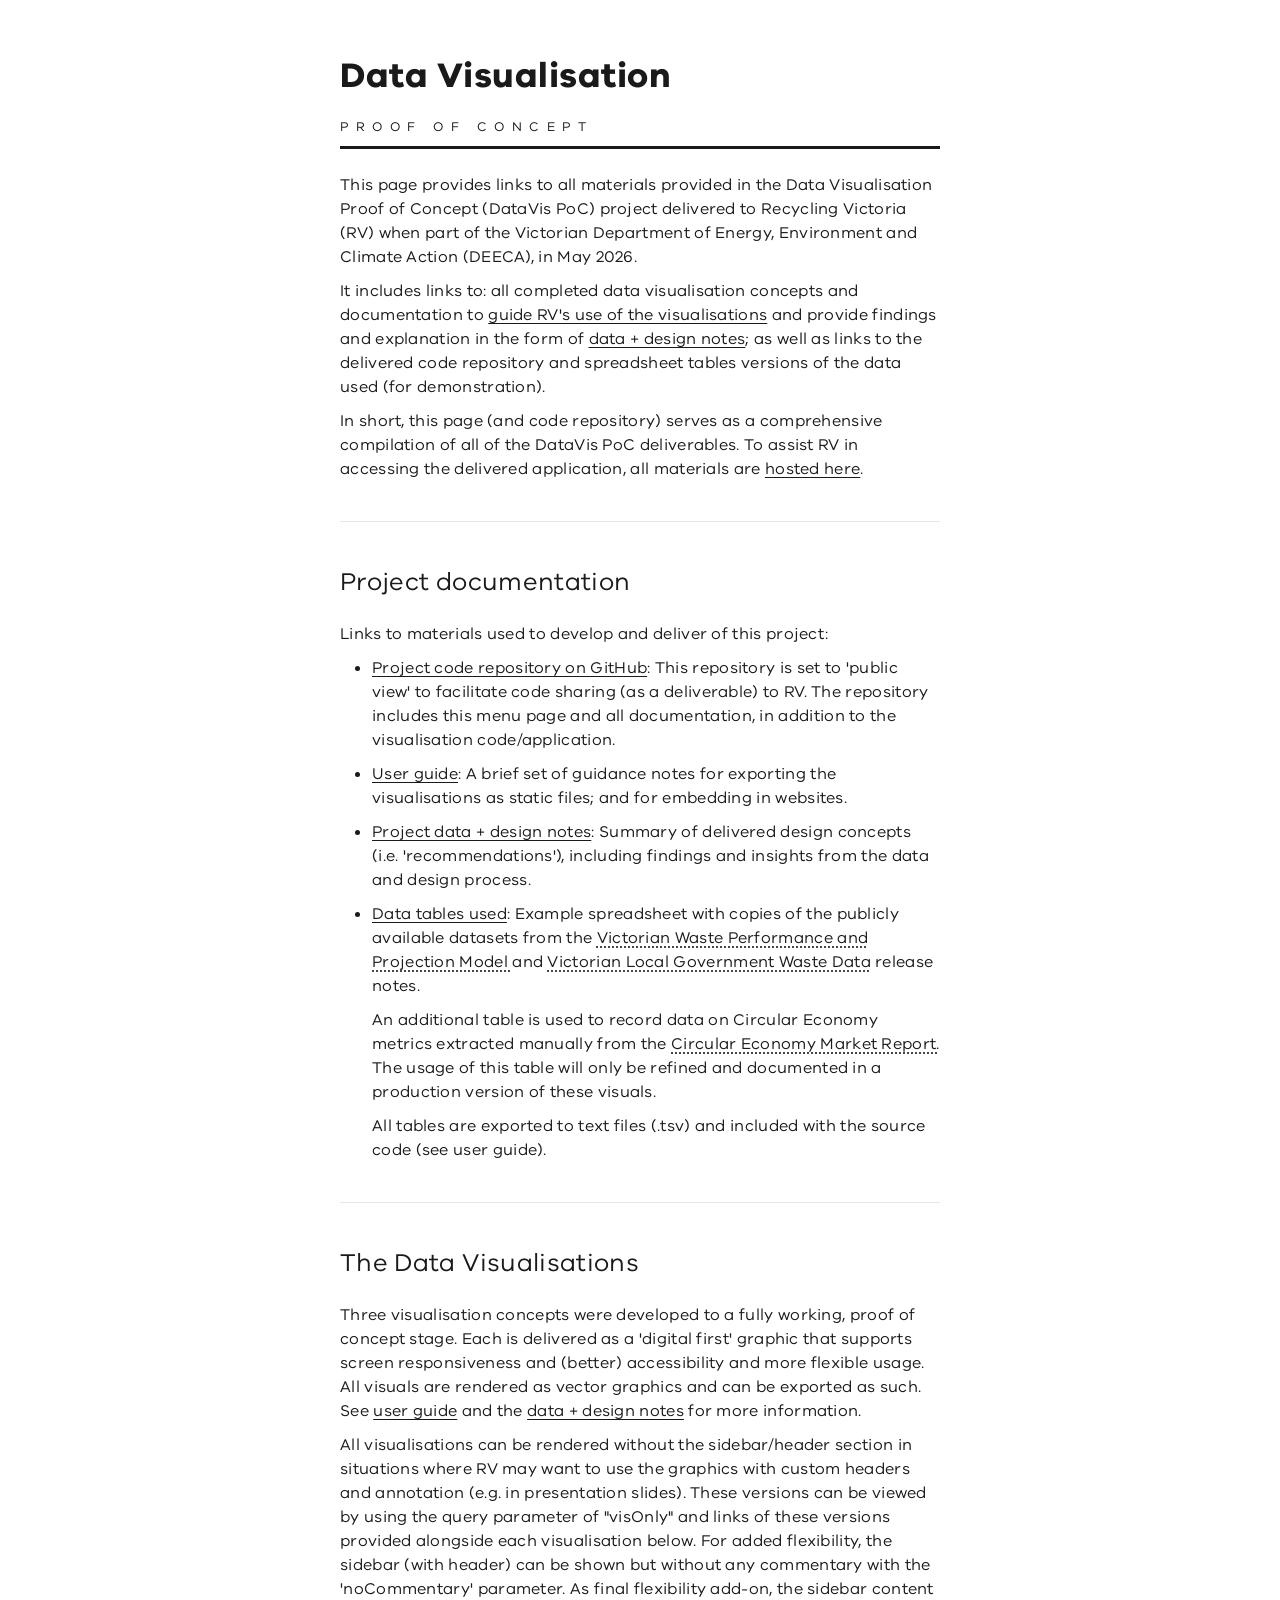
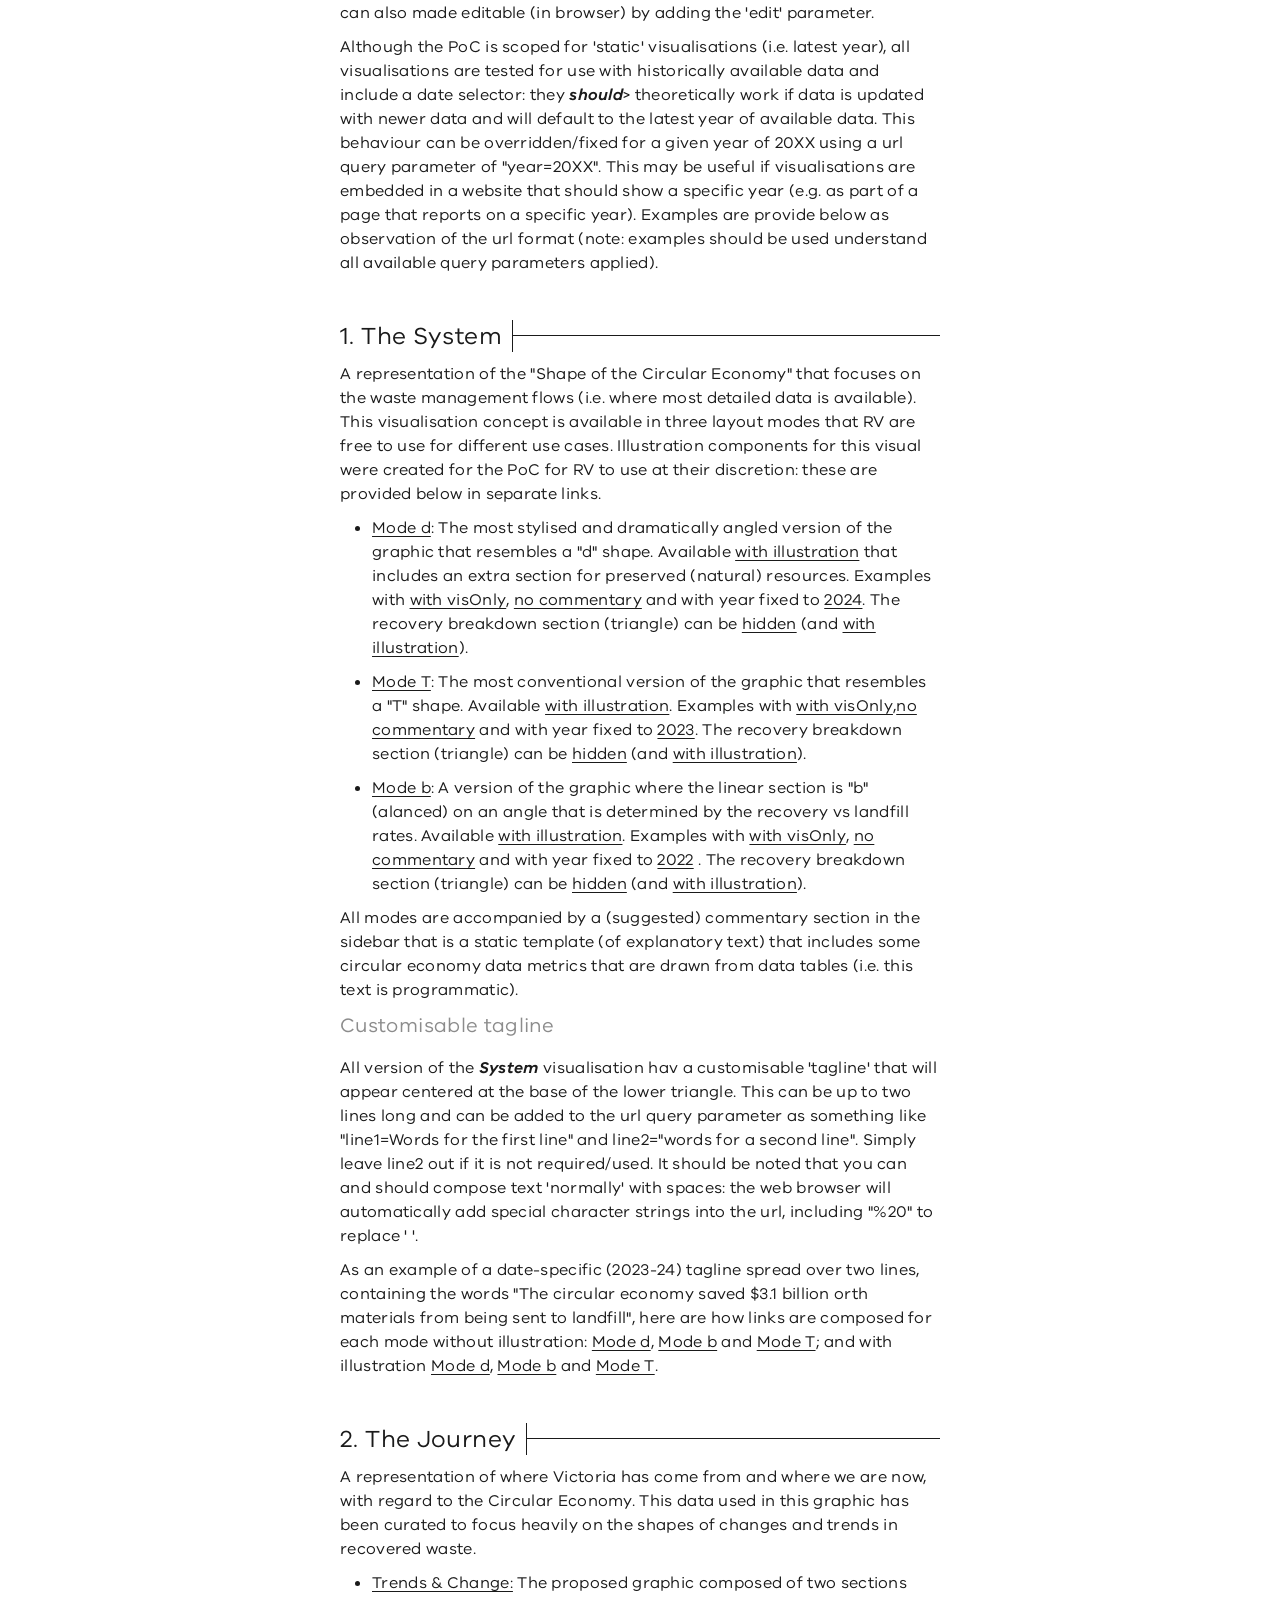
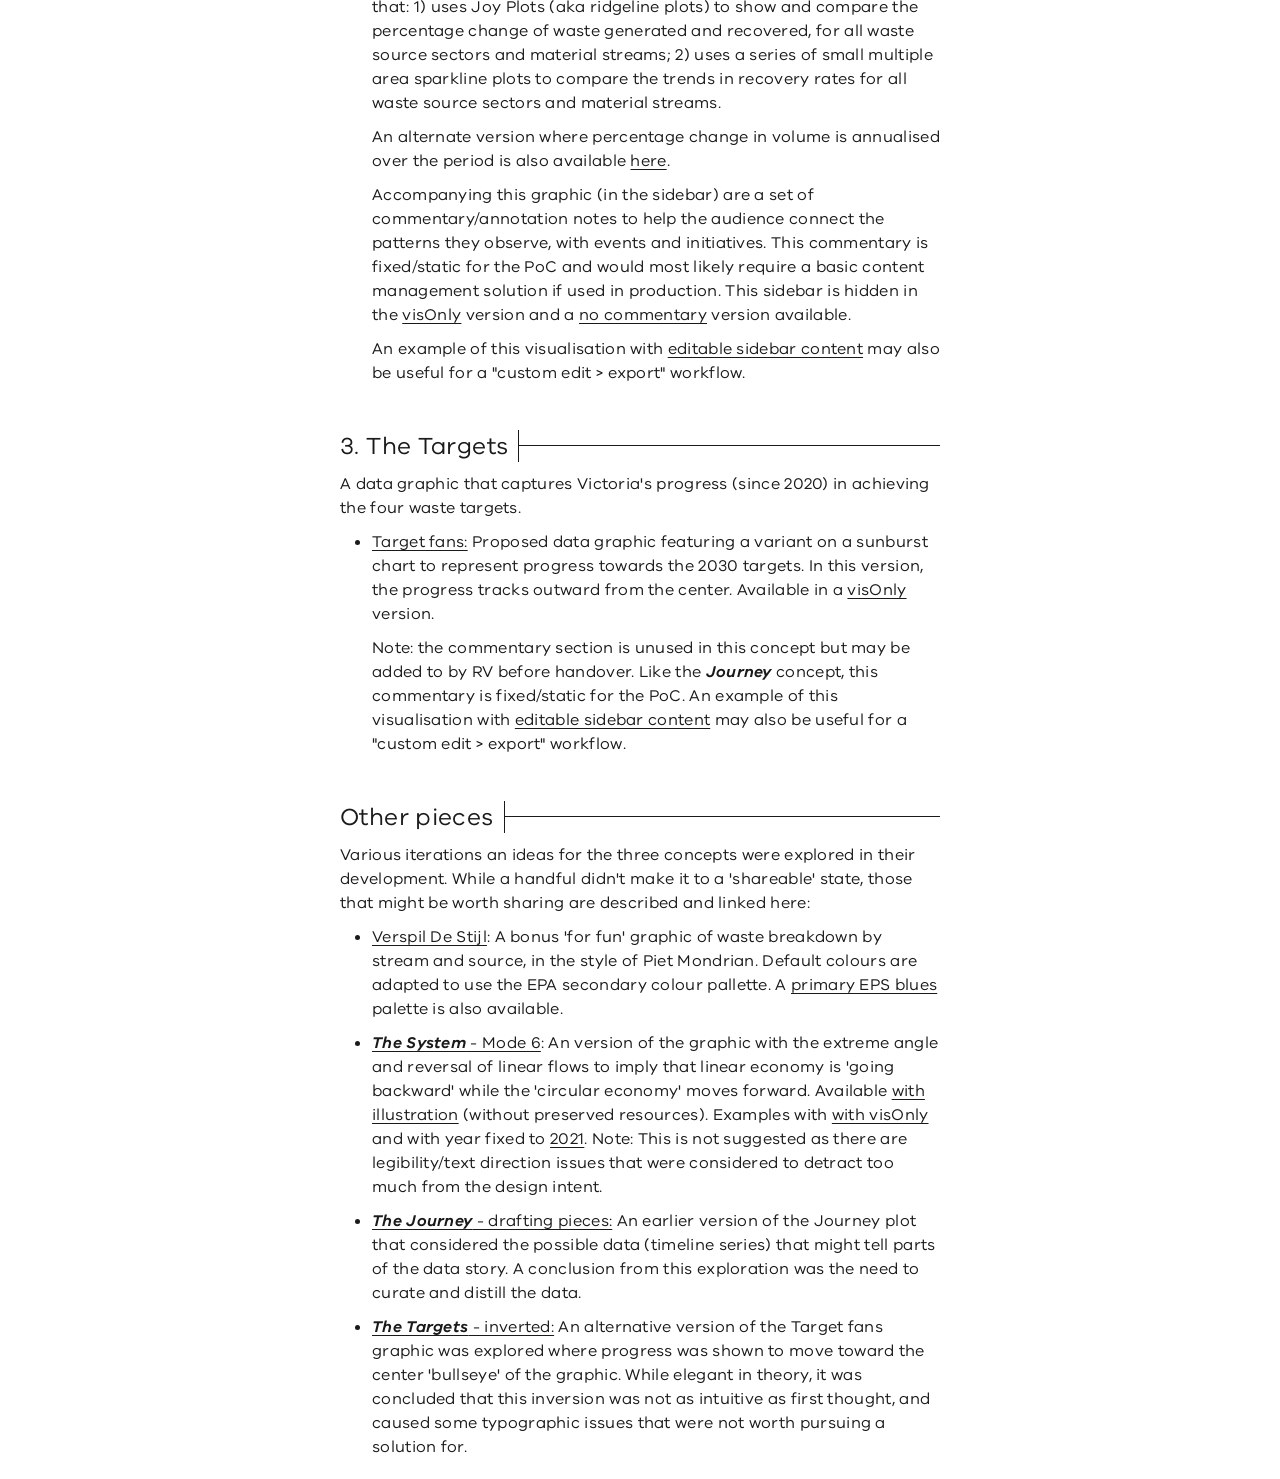
<file: index.html>
<!DOCTYPE html>
<html lang="en">
<head>
    <meta charset="UTF-8">
    <meta name="viewport" content="width=device-width, initial-scale=1.0">
    <title>Recycling Victoria: Data Visualisation Proof of Concept project</title>
	<link rel="icon" href = "./_shared/assets/img/little-favicon.png" />
    <link rel="stylesheet" href="./_shared/css/brand/vic-gov.css">
    <link rel="stylesheet" href="./_shared/css/styles.css">
</head>

<body class = ''>
    <main>
        <div class = 'content__wrapper'>

            <h1><br>Data Visualisation<br><span class = 'small'>Proof of Concept</span></h1>
            <section>
                <p>This page provides links to all materials provided in the Data Visualisation Proof of Concept (DataVis PoC) project delivered to Recycling Victoria (RV) when part of the Victorian Department of Energy, Environment and Climate Action (DEECA), in May 2026.</p>

                <p>It includes links to: all completed data visualisation concepts and documentation to <a href = './docs/guide/'>guide RV's use of the visualisations</a> and provide findings and explanation in the form of <a href = './docs/data-design-notes/'>data + design notes</a>; as well as links to the delivered code repository and spreadsheet tables versions of the data used (for demonstration).</p>

                <p>In short, this page (and code repository) serves as a comprehensive compilation of all of the DataVis PoC deliverables. To assist RV in accessing the delivered application, all materials are <a href = 'https://vic-circular-economy-data-visuals.vercel.app/'>hosted here</a>.</p>
            </section>

            <hr>

            <h2>Project documentation</h2>
            <section class = 'documentation-menu'>
                <p>Links to materials used to develop and deliver of this project:</p>

                <ul>
                    <li>
                        <p><a href = 'https://github.com/littlesketches/vic-circular-economy-data-visuals' target = "_blank">Project code repository on GitHub</a>: This repository is set to 'public view' to facilitate code sharing (as a deliverable) to RV. The repository includes this menu page and all documentation, in addition to the visualisation code/application.</p>
                    </li>

                    <li>
                        <p><a href = './docs/guide/'>User guide</a>: A brief set of guidance notes for exporting the visualisations as static files; and for embedding in websites.</p>
                    </li>

                    <li>
                        <p><a href = './docs/data-design-notes/'>Project data + design notes</a>: Summary of delivered design concepts (i.e. 'recommendations'), including findings and insights from the data and design process.</p>
                    </li>

                    <li>
                        <p><a href = 'https://docs.google.com/spreadsheets/d/1tmQH937Mj4WQlUk1FRjkeOogjHevJPC5mBC5y0muvqc/edit?gid=230899616#gid=230899616' target = "_blank">Data tables used</a>: Example spreadsheet with copies of the publicly available datasets from the <a class = 'minor' href = 'https://www.vic.gov.au/victorias-waste-projection-model-dashboard' target='_blank'>Victorian Waste Performance and Projection Model </a> and  <a class = 'minor' href = 'https://www.vic.gov.au/victorian-local-government-waste-data-dashboard target='_blank'>Victorian Local Government Waste Data</a> release notes.</p> 

                        <p>An additional table is used to record data on Circular Economy metrics extracted manually from the <a class = 'minor' href = 'https://www.vic.gov.au/circular-economy-market-report' target="_blank">Circular Economy Market Report.</a> The usage of this table will only be refined and documented in a production version of these visuals.</p>

                        <p>All tables are exported to text files (.tsv) and included with the source code (see user guide).</p>
                    </li>
                </ul>

            </section>

            <hr>

            <h2>The Data Visualisations</h2>

            <section class = 'visualisation-menu'>
                <p>Three visualisation concepts were developed to a fully working, proof of concept stage. Each is delivered as a 'digital first' graphic that supports screen responsiveness and (better) accessibility and more flexible usage. All visuals are rendered as vector graphics and can be exported as such. See <a href = './docs/guide/'> user guide</a> and the <a href = './docs/data-design-notes/'>data + design notes</a> for more information.</p>

                <p>All visualisations can be rendered without the sidebar/header section in situations where RV may want to use the graphics with custom headers and annotation (e.g. in presentation slides). These versions can be viewed by using the query parameter of "visOnly" and links of these versions provided alongside each visualisation below. For added flexibility, the sidebar (with header) can be shown but without any commentary with the 'noCommentary' parameter. As final flexibility add-on, the sidebar content can also made editable (in browser) by adding the 'edit' parameter. </p>

                <p>Although the PoC is scoped for 'static' visualisations (i.e. latest year), all visualisations are tested for use with historically available data and include a date selector: they <i>should</i>> theoretically work if data is updated with newer data and will default to the latest year of available data. This behaviour can be overridden/fixed for a given year of 20XX using a url query parameter of "year=20XX". This may be useful if visualisations are embedded in a website that should show a specific year (e.g. as part of a page that reports on a specific year). Examples are provide below as observation of the url format (note: examples should be used understand all available query parameters applied).</p>

                <div class = 'visualisation-concept-container system'>
                    <div class = 'header__container'>
                        <h3>1. The System</h3>
                        <div class = 'header__outline'>
                            <div class = 'underline'></div>
                            <div></div>
                        </div>
                    </div>

                    <p>A representation of the "Shape of the Circular Economy" that focuses on the waste management flows (i.e. where most detailed data is available). This visualisation concept is available in three layout modes that RV are free to use for different use cases. Illustration components for this visual were created for the PoC for RV to use at their discretion: these are provided below in separate links.
                    </p>

                    <ul>
                        <li><a href = './system/?mode=d'>Mode d</a>: The most stylised and dramatically angled version of the graphic that resembles a "d" shape. Available <a href = './system/?mode=d&illustration'>with illustration</a> that includes an extra section for preserved (natural) resources. Examples with <a href = './system/?mode=d&illustration&visOnly'>with visOnly</a>, <a href = './system/?mode=d&illustration&noCommentary'>no commentary</a> and with year fixed to <a href = './system/?mode=d&illustration&year=2024'>2024</a>. The recovery breakdown section (triangle) can be <a href = './system/?mode=d&noRecTriangle'>hidden</a> (and <a href = './system/?mode=d&noRecTriangle&illustration'>with illustration</a>).
                        </li>
  
                        <li><a href = './system/?mode=t'>Mode T</a>: The most conventional version of the graphic that resembles a "T" shape. Available <a href = './system/?mode=t&illustration'>with illustration</a>. Examples with <a href = './system/?mode=t&illustration&visOnly'>with visOnly</a>,<a href = './system/?mode=t&illustration&noCommentary'>no commentary</a>  and with year fixed to <a href = './system/?mode=t&illustration&year=2023'>2023</a>. The recovery breakdown section (triangle) can be <a href = './system/?mode=t&noRecTriangle'>hidden</a> (and <a href = './system/?mode=t&noRecTriangle&illustration'>with illustration</a>).
                        </li>

                        <li><a href = './system/?mode=b'>Mode b</a>: A version of the graphic where the linear section is "b"(alanced) on an angle that is determined by the recovery vs landfill rates. Available <a href = './system/?mode=b&illustration'>with illustration</a>. Examples with <a href = './system/?mode=b&illustration&visOnly'>with visOnly</a>, <a href = './system/?mode=b&illustration&noCommentary'>no commentary</a>  and with year fixed to <a href = './system/?mode=b&illustration&year=2022'>2022</a> . The recovery breakdown section (triangle) can be <a href = './system/?mode=b&noRecTriangle'>hidden</a> (and <a href = './system/?mode=b&noRecTriangle&illustration'>with illustration</a>).
                        </li>
                    </ul>

                    <p>All modes are accompanied by a (suggested) commentary section in the sidebar that is a static template (of explanatory text) that includes some circular economy data metrics that are drawn from data tables (i.e. this text is programmatic).
                    </p>

                    <h4>Customisable tagline</h4>
                    <p>All version of the <i>System</i> visualisation hav a customisable 'tagline' that will appear centered at the base of the lower triangle. This can be up to two lines long and can be added to the url query parameter as something like "line1=Words for the first line" and line2="words for a second line". Simply leave line2 out if it is not required/used. It should be noted that you can and should compose text 'normally' with spaces: the web browser will automatically add special character strings into the url, including "%20" to replace ' '.</p>

                    <p>As an example of a date-specific (2023-24) tagline spread over two lines, containing the words "The circular economy saved $3.1 billion orth materials from being sent to landfill", here are how links are composed for each mode without illustration: <a href = './system/?mode=d&year=2024&tagline1=The circular economy saved $3.1 billion &tagline2=worth materials from being sent to landfill'>Mode d</a>, <a href = './system/?mode=b&year=2024&tagline1=The circular economy saved $3.1 billion &tagline2=worth materials from being sent to landfill'>Mode b</a> and <a href = './system/?mode=t&year=2024&tagline1=The circular economy saved $3.1 billion &tagline2=worth materials from being sent to landfill'>Mode T</a>; and with illustration <a href = './system/?mode=d&year=2024&illustration&tagline1=The circular economy saved $3.1 billion &tagline2=worth materials from being sent to landfill'>Mode d</a>, <a href = './system/?mode=b&year=2024&illustration&tagline1=The circular economy saved $3.1 billion &tagline2=worth materials from being sent to landfill'>Mode b</a> and <a href = './system/?mode=t&year=2024&illustration&tagline1=The circular economy saved $3.1 billion &tagline2=worth materials from being sent to landfill'>Mode T</a>. 
    
                </div>

                <div class = 'visualisation-concept-container journey'>
                    <div class = 'header__container'>
                        <h3>2. The Journey</h3>
                        <div class = 'header__outline'>
                            <div class = 'underline'></div>
                            <div></div>
                        </div>
                    </div>

                    <p>A representation of where Victoria has come from and where we are now, with regard to the Circular Economy. This data used in this graphic has been curated to focus heavily on the shapes of changes and trends in recovered waste.</p>

                    <ul>
                        <li>
                            <p> <a href = './journey/'>Trends & Change:</a> The proposed graphic composed of two sections that: 1) uses Joy Plots (aka ridgeline plots) to show and compare the percentage change of waste generated and recovered, for all waste source sectors and material streams; 2) uses a series of small multiple area sparkline plots to compare the trends in recovery rates for all waste source sectors and material streams.
                            </p>

                            <p>An alternate version where percentage change in volume is annualised over the period is also available <a href = './journey/?annualised'>here</a>. 

                            <p>Accompanying this graphic (in the sidebar) are a set of commentary/annotation notes to help the audience connect the patterns they observe, with events and initiatives. This commentary is fixed/static for the PoC and would most likely require a basic content management solution if used in production. This sidebar is hidden in the <a href = './journey/?visOnly'>visOnly</a> version and a <a href = './journey/?noCommentary'>no commentary</a> version available.</p>

                            <p>An example of this visualisation with <a href = './journey/?edit'>editable sidebar content</a> may also be useful for a   "custom edit > export" workflow.</p>
                        </li>
                    </ul>
                </div>

                <div class = 'visualisation-concept-container targets'>
                    <div class = 'header__container'>
                        <h3>3. The Targets</h3>
                        <div class = 'header__outline'>
                            <div class = 'underline'></div>
                            <div></div>
                        </div>
                    </div>

                    <p>A data graphic that captures Victoria's progress (since 2020) in achieving the four waste targets.</p>

                    <ul>
                        <li>
                            <p><a href = './targets/'>Target fans:</a> Proposed data graphic featuring a variant on a sunburst chart to represent progress towards the 2030 targets. In this version, the progress tracks outward from the center. Available in a <a href = './targets/?visOnly'>visOnly</a> version.
                            </p>
                            <p>Note: the commentary section is unused in this concept but may be added to by RV before handover. Like the <i>Journey</i> concept, this commentary is fixed/static for the PoC. An example of this visualisation with <a href = './targets/?edit'>editable sidebar content</a> may also be useful for a  "custom edit > export" workflow.</p>
                        </li>
                    </ul>
                </div>

                <div class = 'visualisation-concept-container other'>
                    <div class = 'header__container'>
                        <h3>Other pieces</h3>
                        <div class = 'header__outline'>
                            <div class = 'underline'></div>
                            <div></div>
                        </div>
                    </div>
                    <p>Various iterations an ideas for the three concepts were explored in their development. While a handful didn't make it to a 'shareable' state, those that might be worth sharing are described and linked here:</p>
                    <ul>

                        <li><a href = './_alt/verspil-de-stijl/'>Verspil De Stijl</a>: A bonus 'for fun' graphic of waste breakdown by stream and source, in the style of Piet Mondrian. Default colours are adapted to use the EPA secondary colour pallette. A <a href = './_alt/verspil-de-stijl/?primary'>primary EPS blues</a> palette is also available. </li>

                        <li><a href = './system/?mode=6'><i>The System</i> - Mode 6</a>: An version of the graphic with the extreme angle and reversal of linear flows to imply that linear economy is 'going backward' while the 'circular economy' moves forward. Available <a href = './system/?mode=6&illustration'>with illustration</a> (without preserved resources). Examples with <a href = './system/?mode=6&illustration&visOnly'>with visOnly</a> and with year fixed to <a href = './system/?mode=6&illustration&year=2021'>2021</a>. Note: This is not suggested as there are legibility/text direction issues that were considered to detract too much from the design intent.
                        </li>

                        <li>
                            <p>
                                <a href = './_alt/smaill-pieces-loosely-joined/'><i>The Journey</i> -  drafting pieces:</a> An earlier version of the Journey plot that considered the possible data (timeline series) that might tell parts of the data story. A conclusion from this exploration was the need to curate and distill the data.
                            </p>
                        </li>
                        <li>
                            <a href = './targets/?invert'><i>The Targets</i> - inverted:</a> An alternative version of the Target fans graphic was explored where progress was shown to move toward the center 'bullseye' of the graphic. While elegant in theory, it was concluded that this inversion was not as intuitive as first thought, and caused some typographic issues that were not worth pursuing a solution for. 
                        </li>

                    </ul>
                </div>
            </section>
        </div>
    </main>
</body>
</html>
</file>
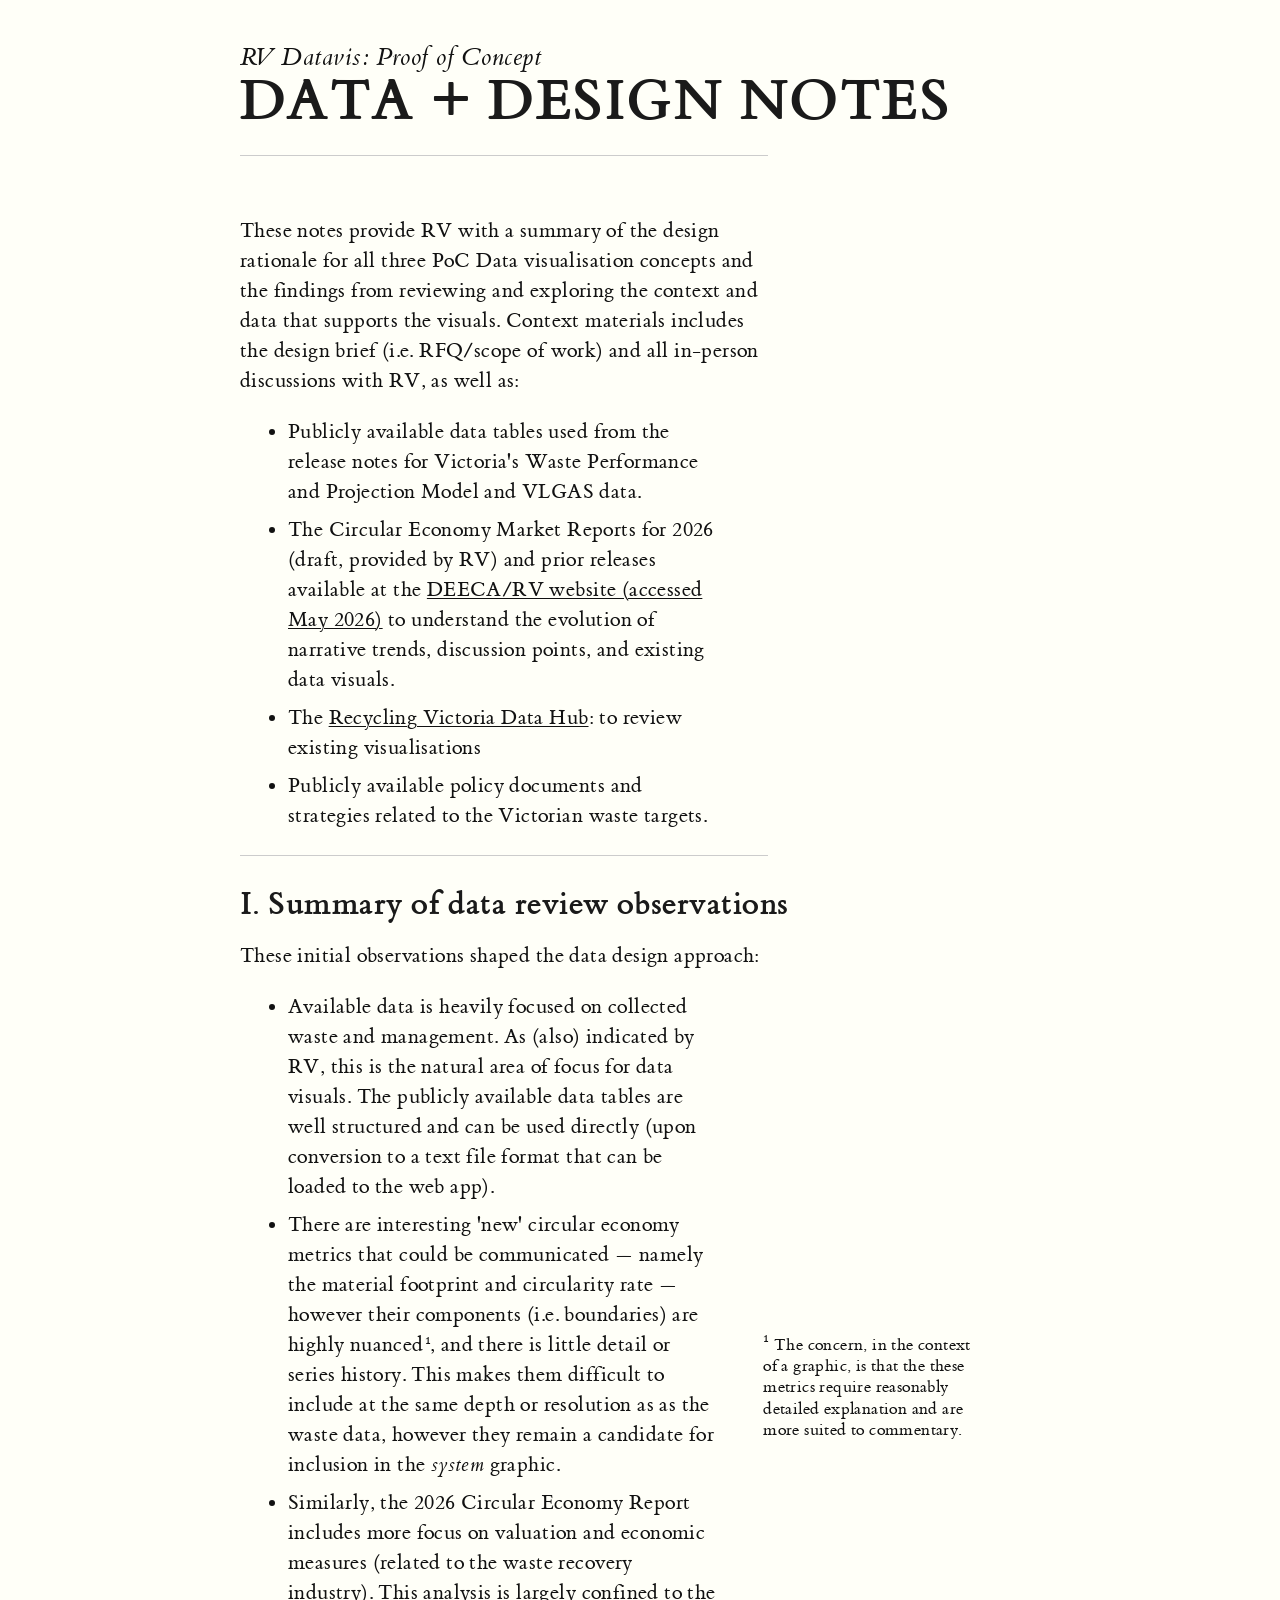
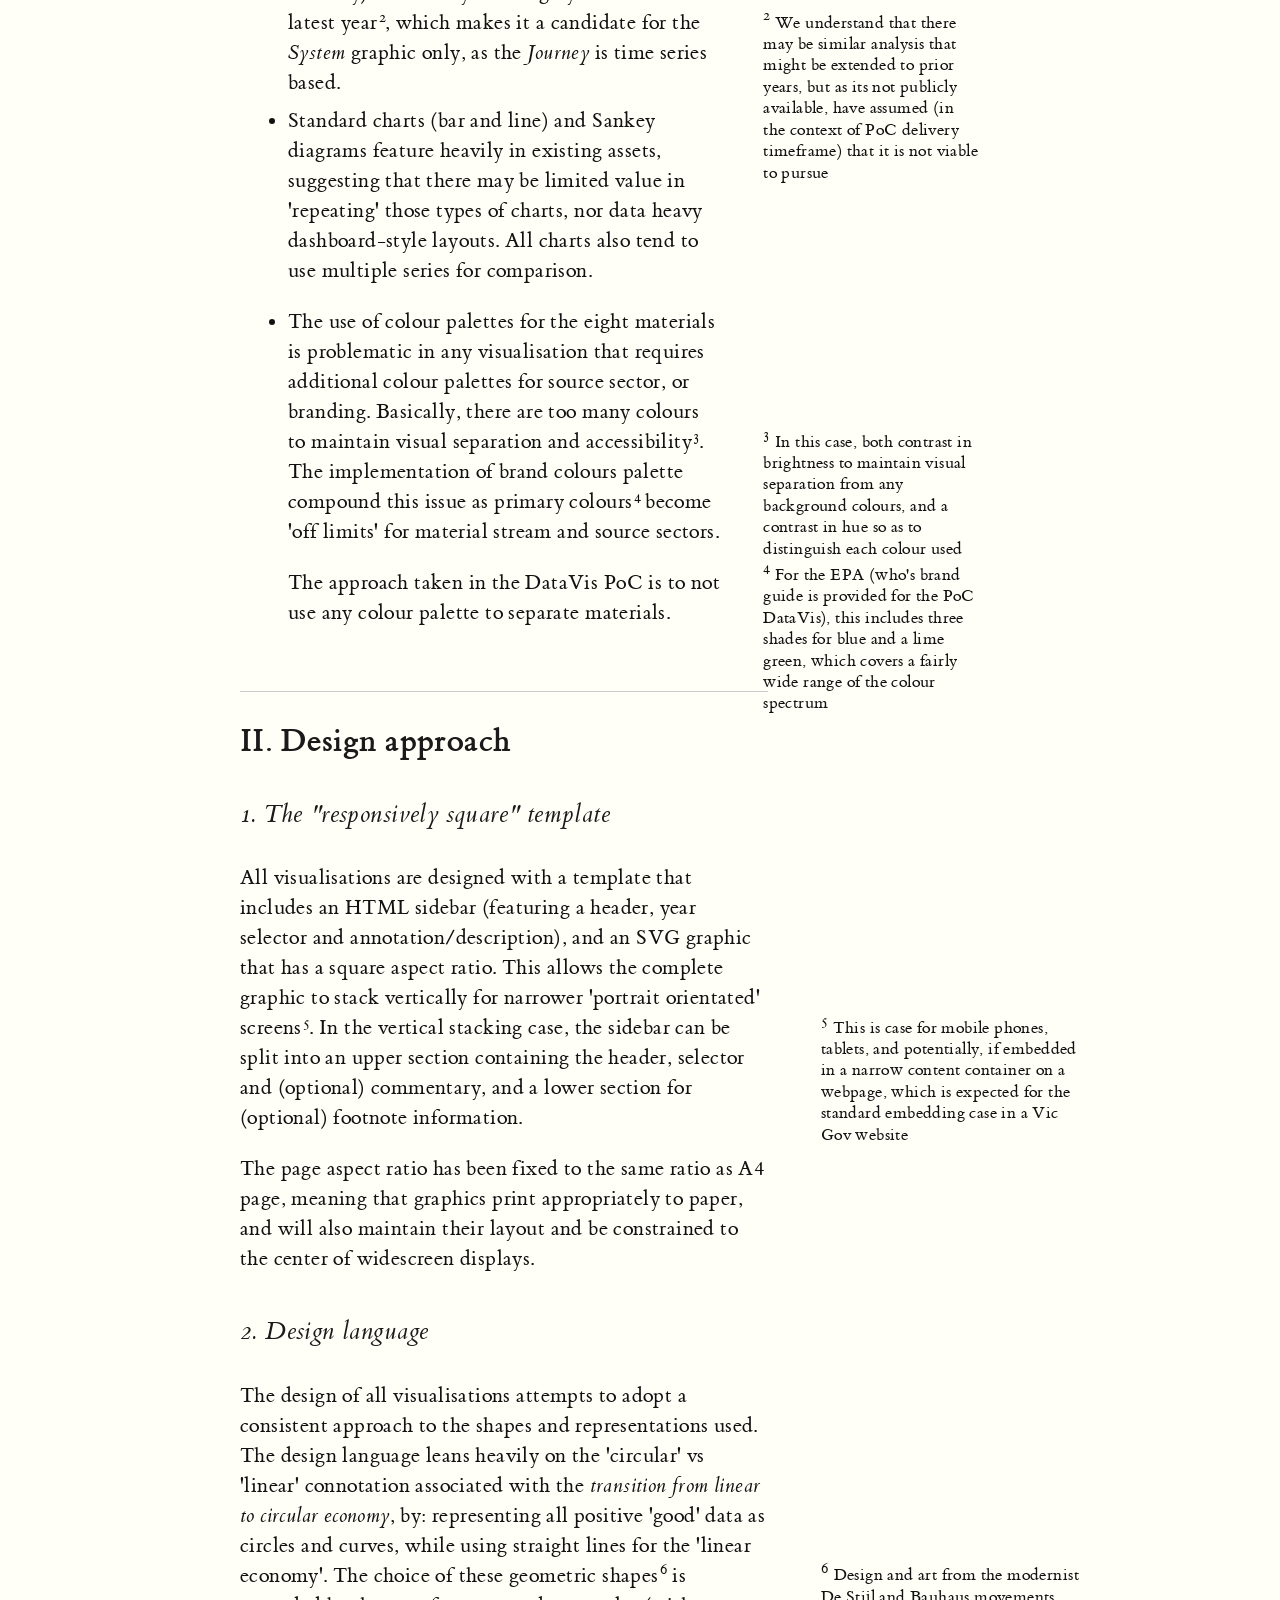
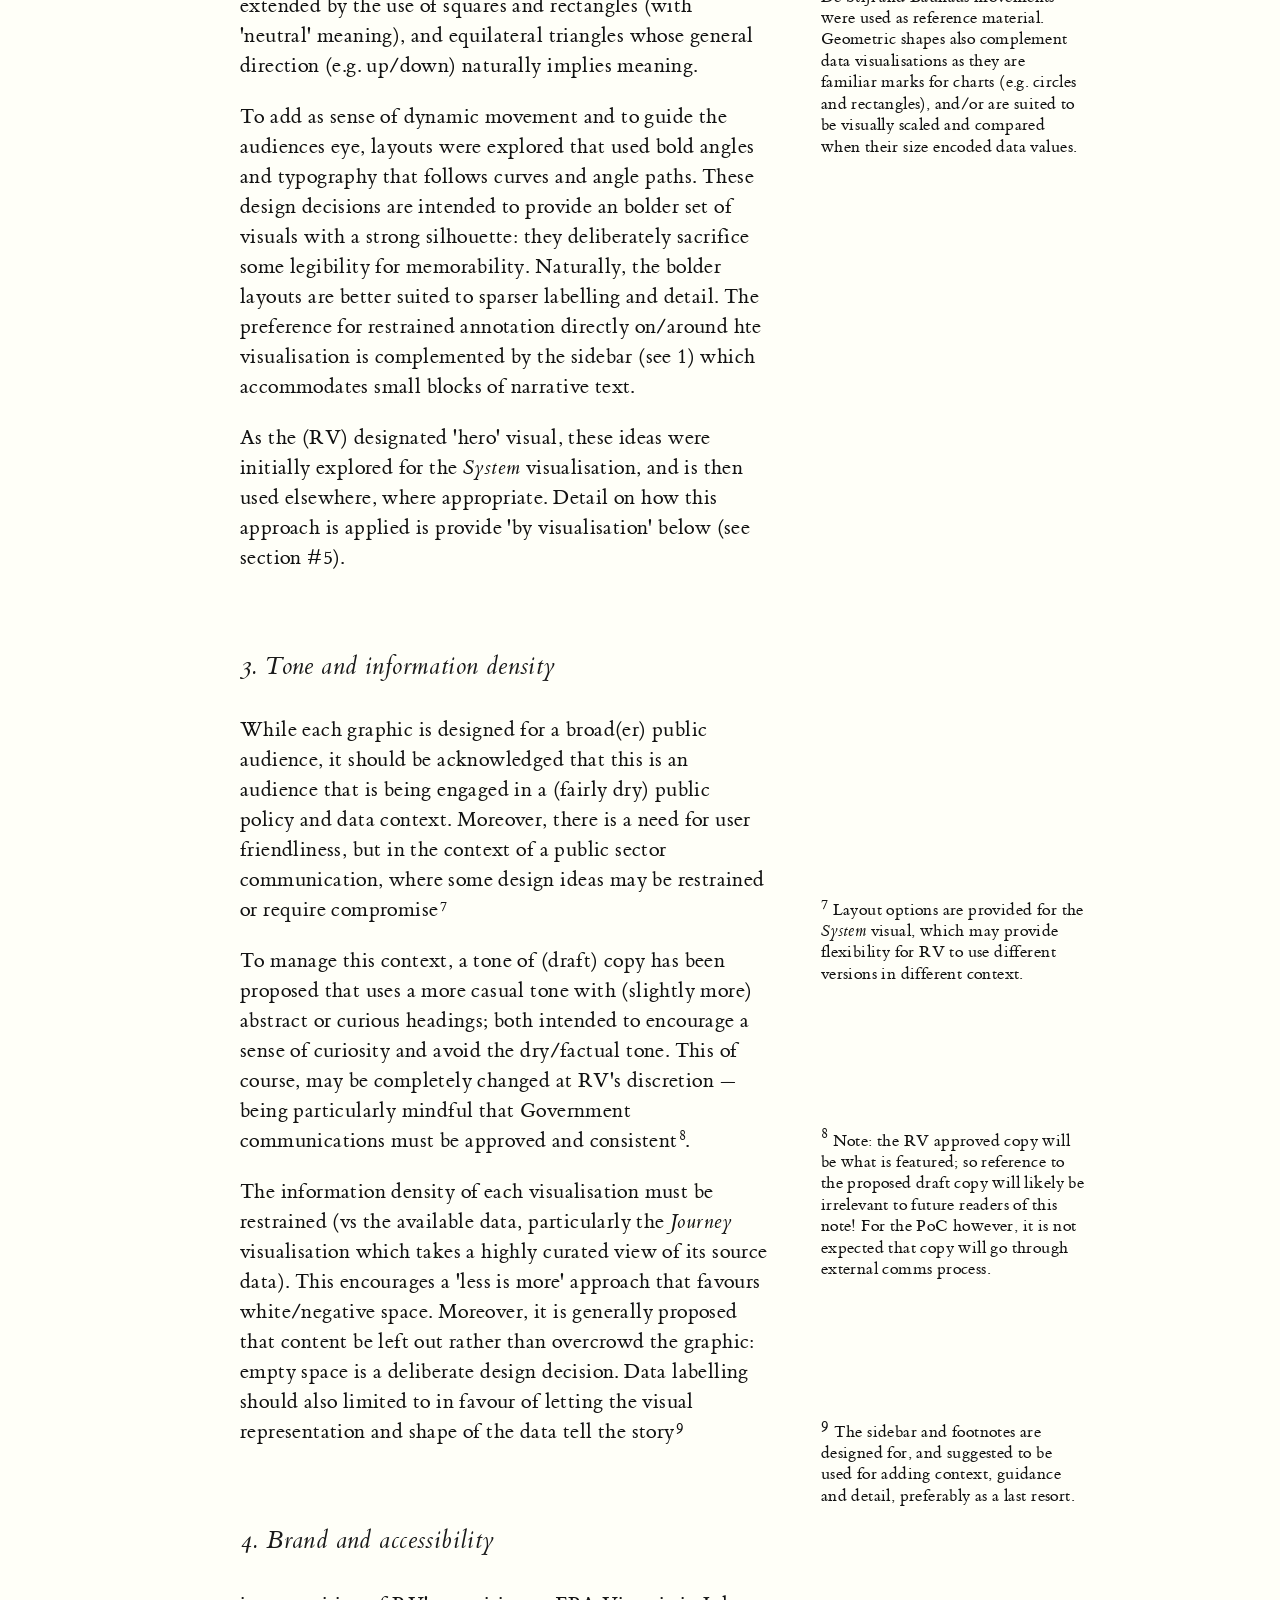
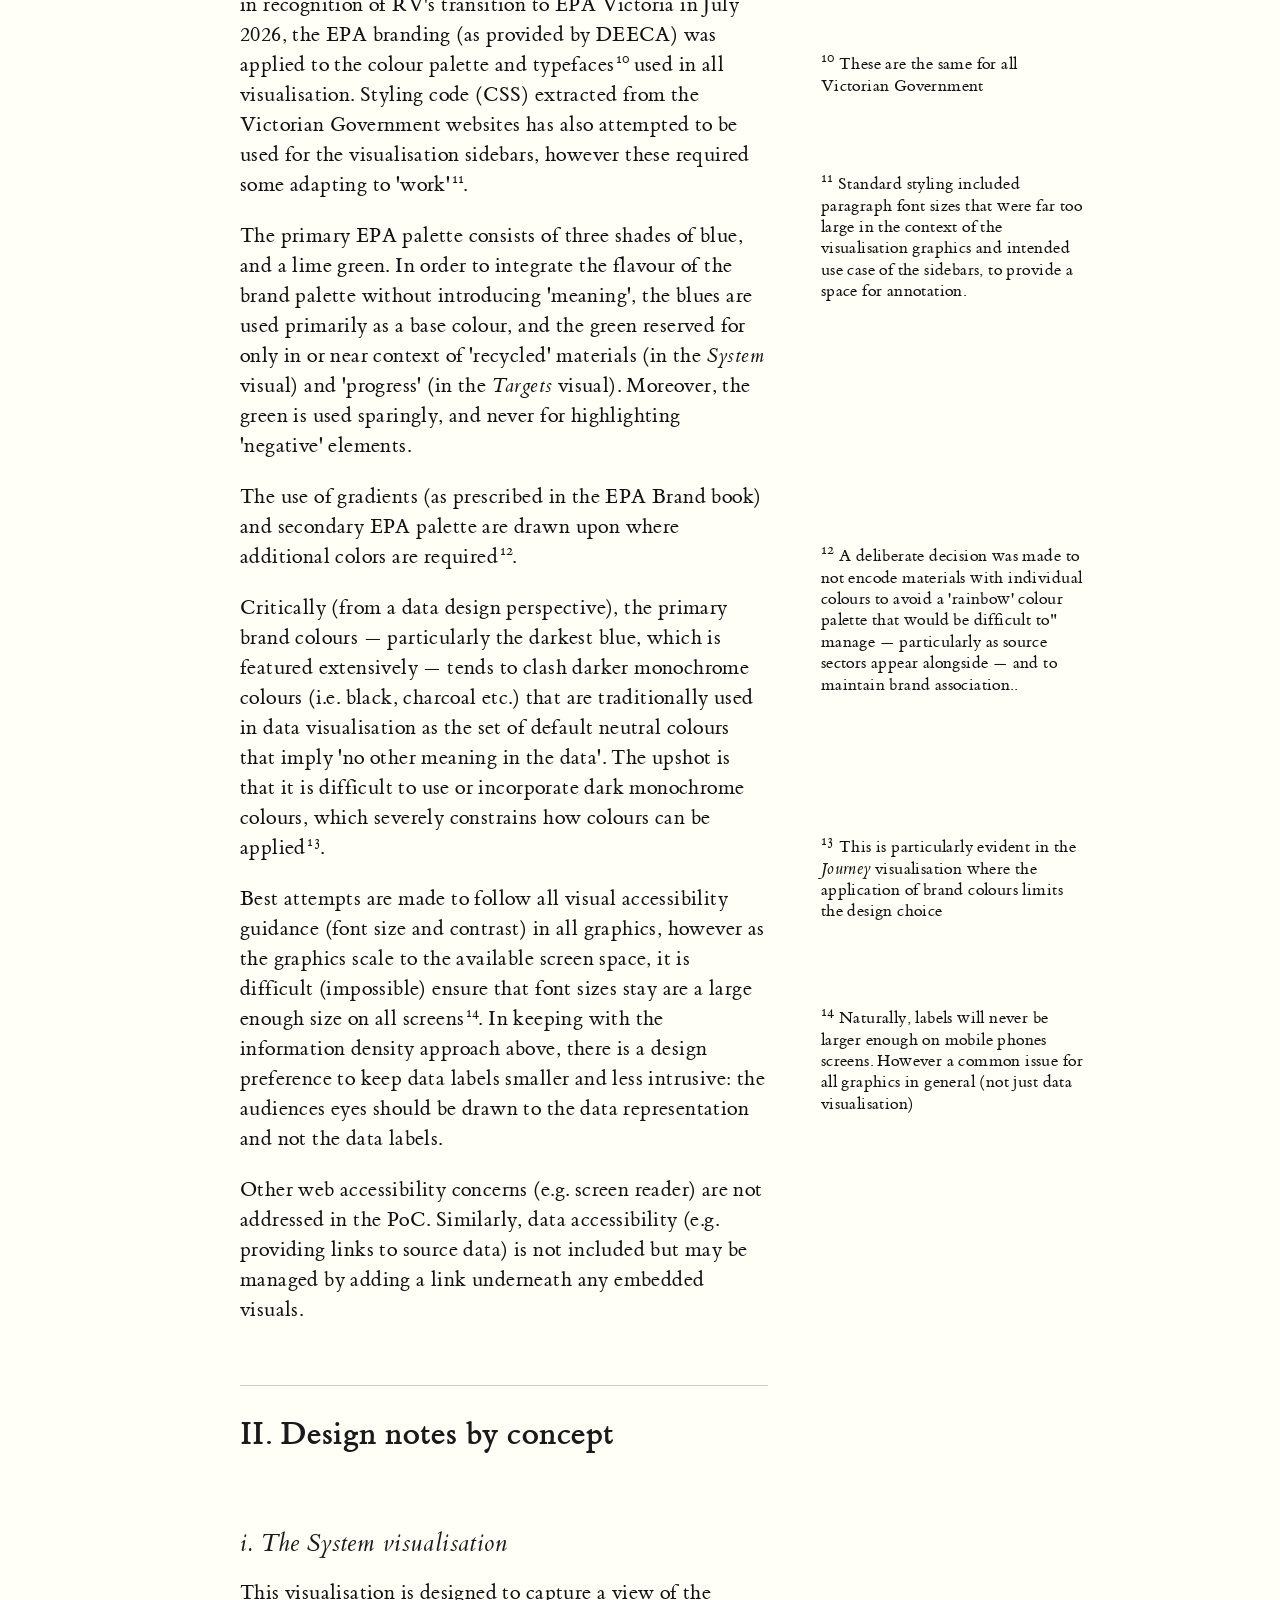
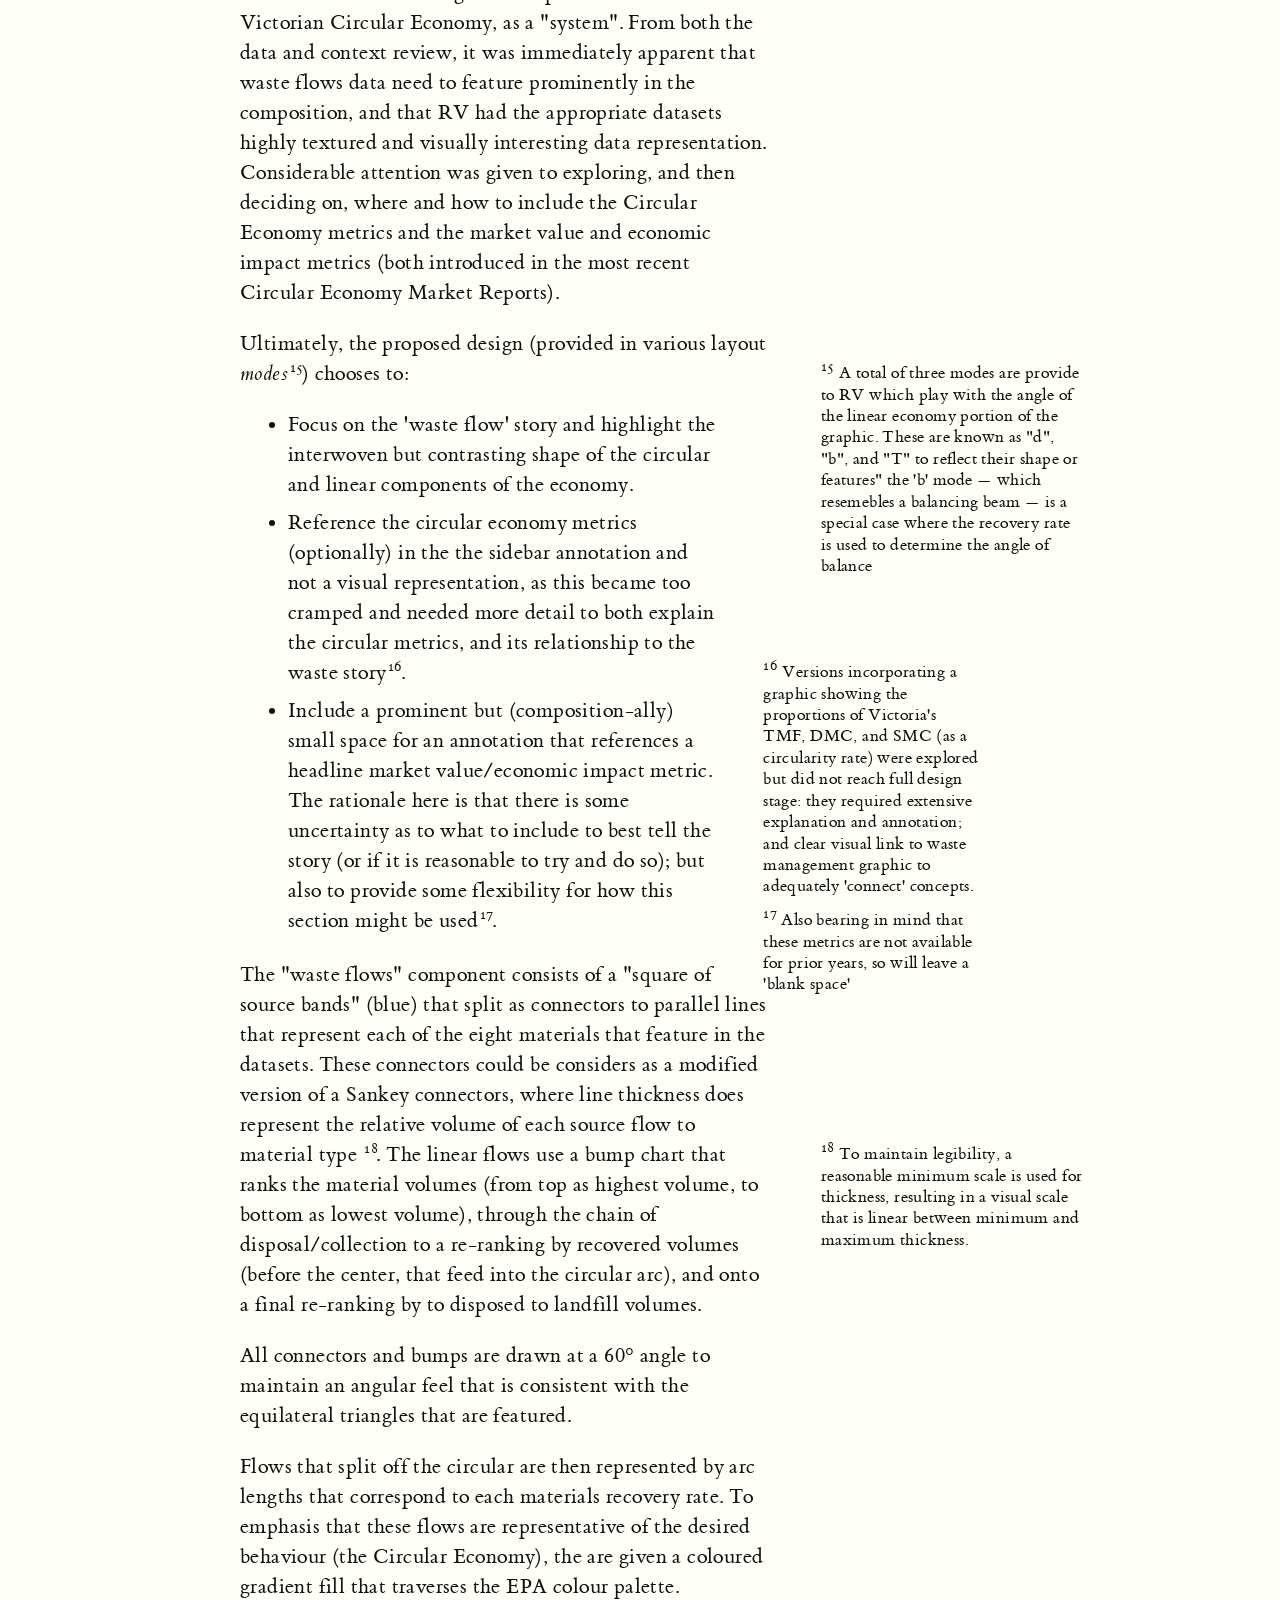
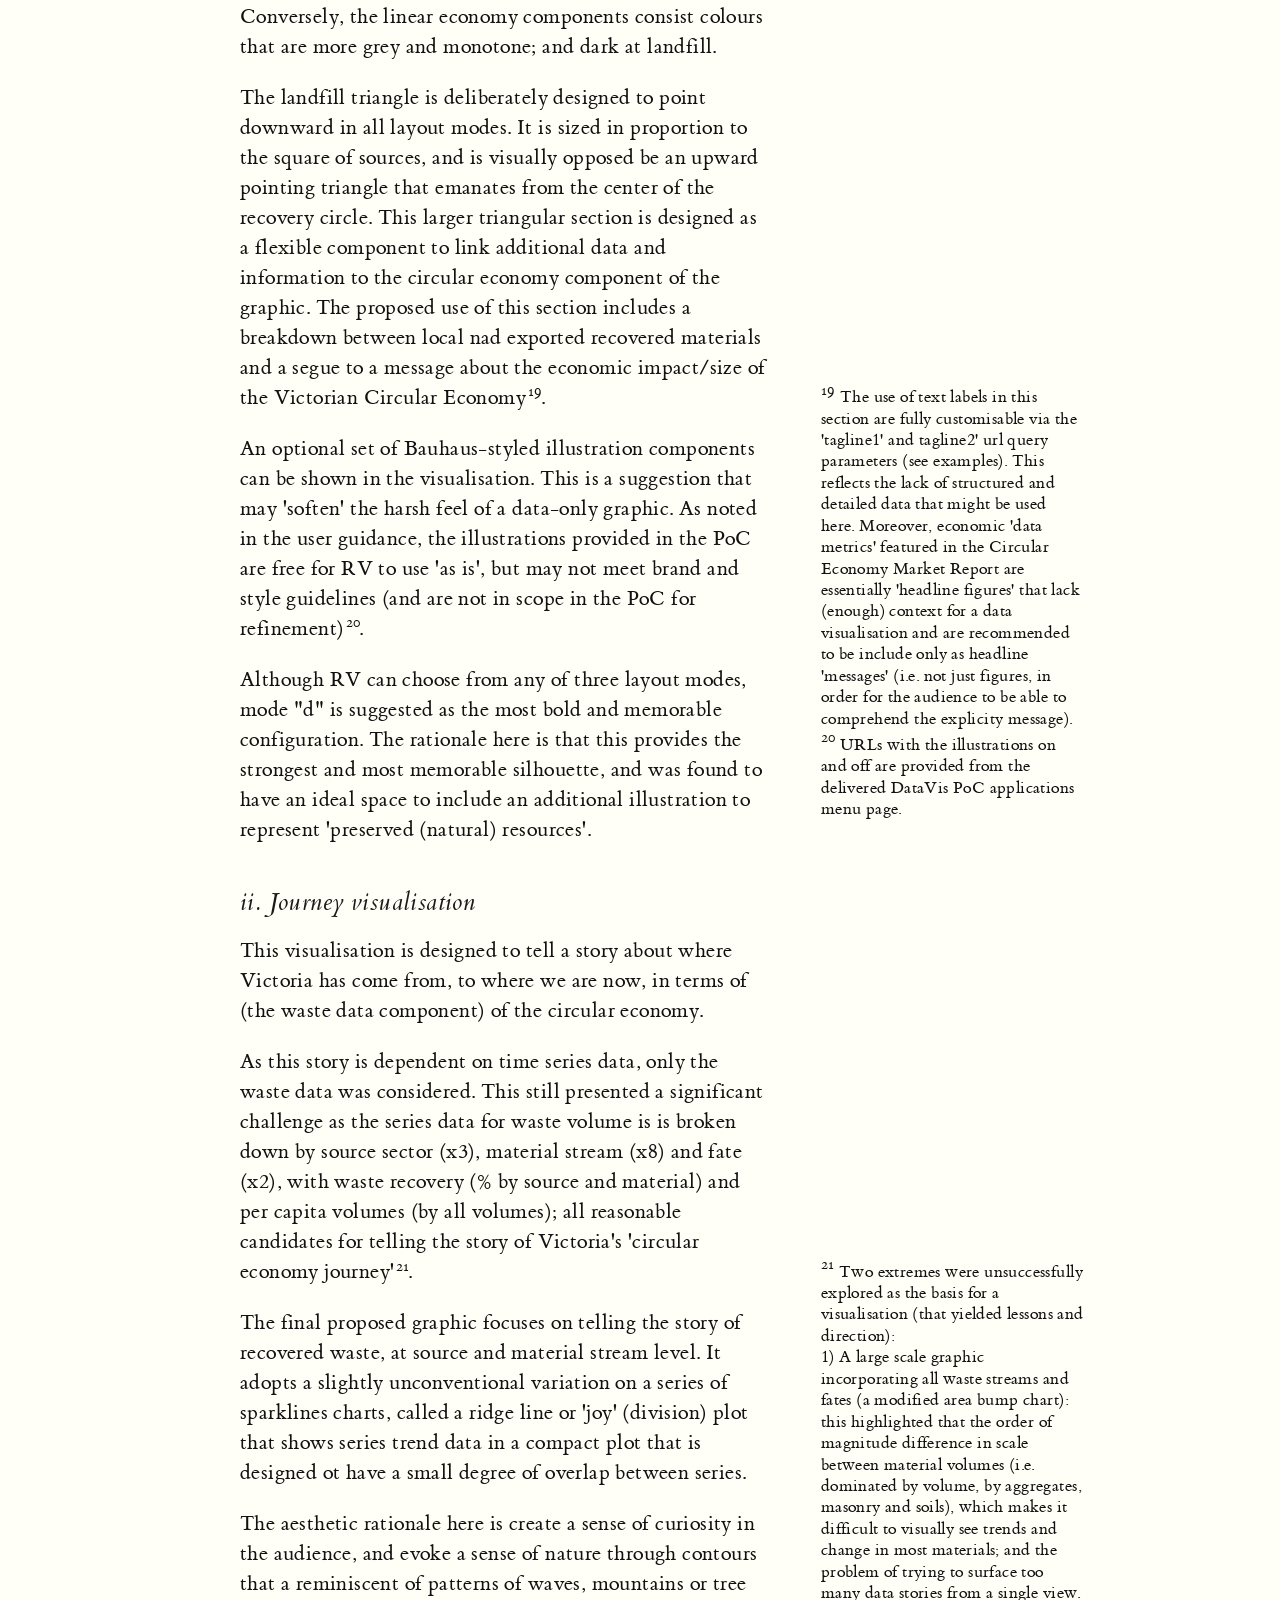
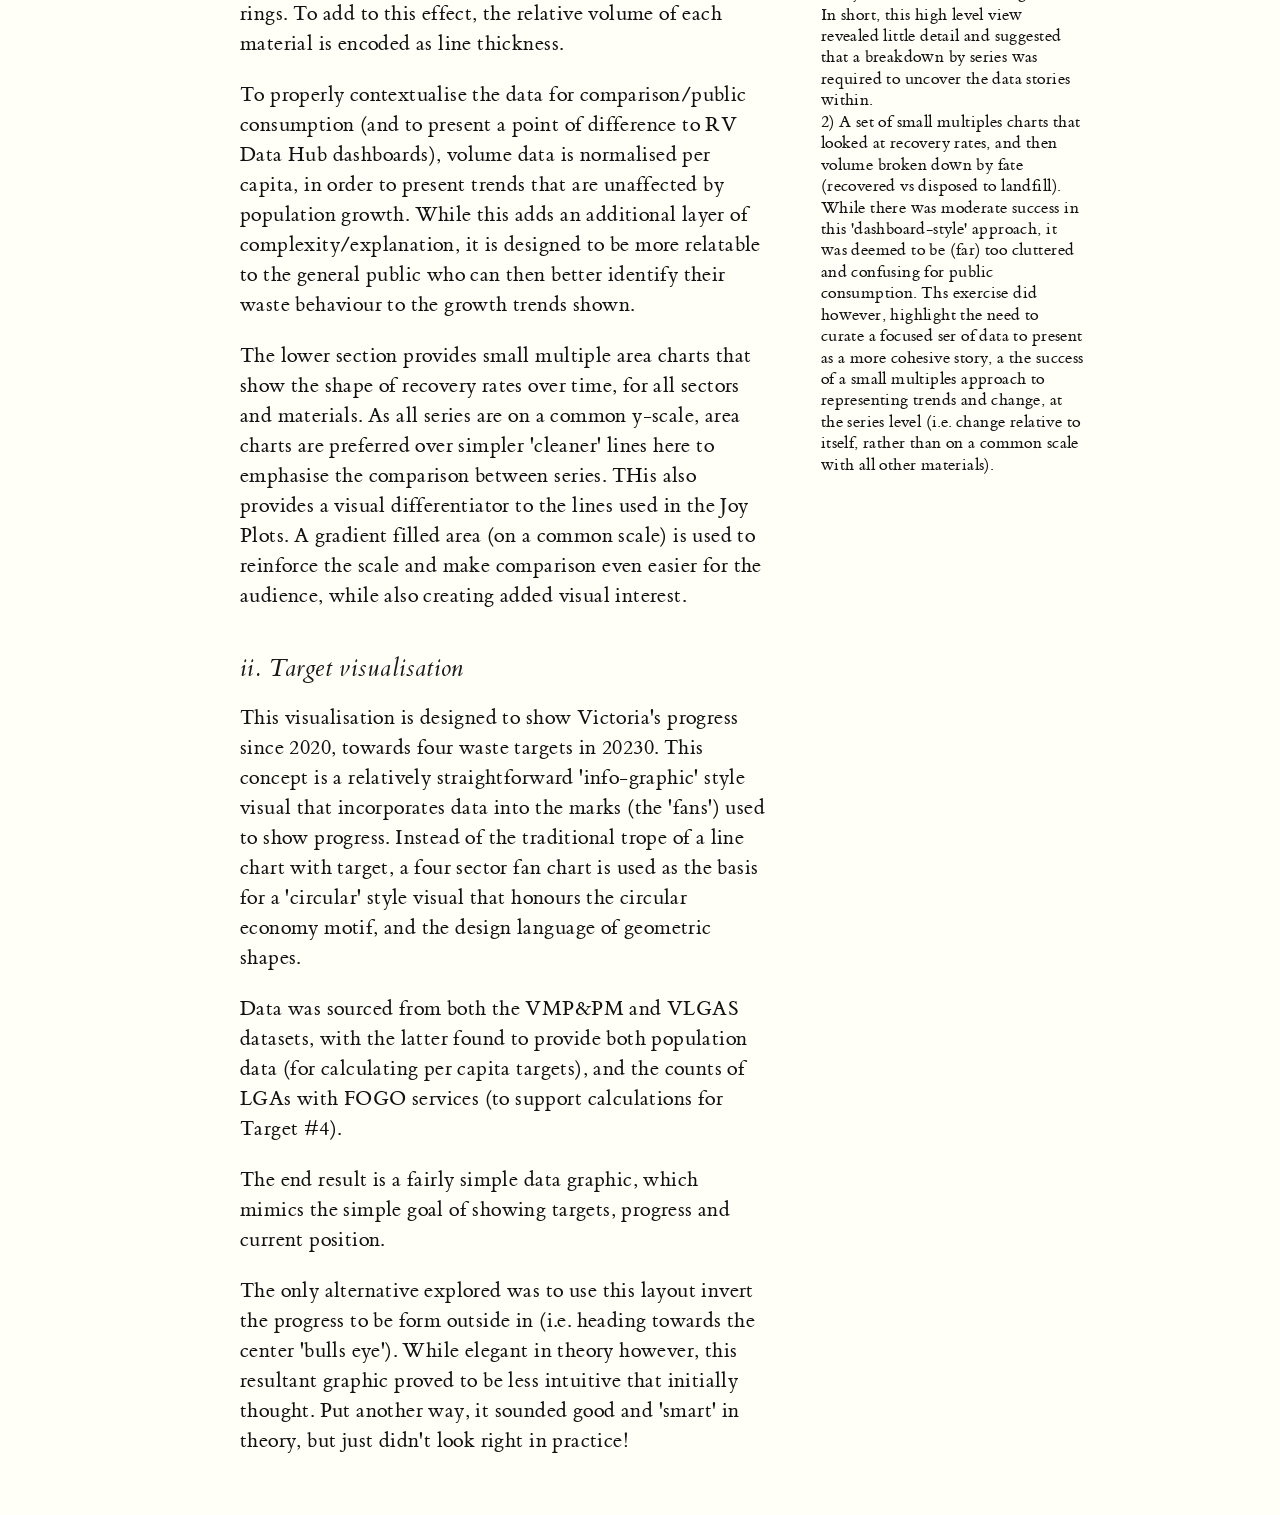
<file: docs/data-design-notes/index.html>
<!DOCTYPE html>
<html lang="en">
<head>
    <meta charset="UTF-8">
    <meta name="viewport" content="width=device-width, initial-scale=1.0">
    <title>RV: Data Vis Proof of Concept project</title>
	<link rel="icon" href = "../../_shared/assets/img/little-favicon.png" />
    <link rel="stylesheet" href="../../_shared/css/brand/vic-gov.css">
    <link rel="stylesheet" href="../../_shared/css/docs/tufte.css"/>
</head>

<body class = ''>
    <main>
        <div class = 'content__wrapper'>
            <div class = 'subtitle'>RV Datavis: Proof of Concept</div>
            <h1>Data + Design notes</h1>
            <hr>
            <section>
                <p>These notes provide RV with a summary of the design rationale for all three PoC Data visualisation concepts and the findings from reviewing and exploring the context and data that supports the visuals. Context materials includes the design brief (i.e. RFQ/scope of work) and all in-person discussions with RV, as well as:
                </p>
                <ul>
                    <li>Publicly available data tables used from the release notes for Victoria's Waste Performance and Projection Model and VLGAS data.</li>
                    <li>The Circular Economy Market Reports for 2026 (draft, provided by RV) and prior releases available at the <a href = 'https://www.vic.gov.au/circular-economy-market-report' target = "_blank">DEECA/RV website (accessed May 2026)</a> to understand the evolution of narrative trends, discussion points, and existing data visuals.</li>
                    <li>The <a href='https://www.vic.gov.au/recycling-victoria-data-hub' target = "_blank">Recycling Victoria Data Hub</a>: to review existing visualisations</li>
                    <li>Publicly available policy documents and strategies related to the Victorian waste targets.</li>
                </ul>

                <hr>
                <h2>I. Summary of data review observations</h2>

                <p>These initial observations shaped the data design approach:</p>
                <ul>
                    <li>Available data is heavily focused on collected waste and management. As (also) indicated by RV, this is the natural area of focus for data visuals. The publicly available data tables are well structured and can be used directly (upon conversion to a text file format that can be loaded to the web app).
                    </li>

                    <li>There are interesting 'new' circular economy metrics that could be communicated &mdash; namely the material footprint and circularity rate &mdash; however their components (i.e. boundaries) are highly nuanced<label for="sn-001" class="margin-toggle sidenote-number"></label><input type="checkbox" id="sn-001" class="margin-toggle"/><span class="sidenote">The concern, in the context of a graphic, is that the these metrics require reasonably detailed explanation and are more suited to commentary. </span>, and there is little detail or series history. This makes them difficult to include at the same depth or resolution as as the waste data, however they remain a candidate for inclusion in the <i>system</i> graphic. 
                    </li>

                    <li>Similarly, the 2026 Circular Economy Report includes more focus on valuation and economic measures (related to the waste recovery industry). This analysis is largely confined to the latest year<label for="sn-002" class="margin-toggle sidenote-number"></label><input type="checkbox" id="sn-002" class="margin-toggle"/><span class="sidenote">We understand that there may be similar analysis that might be extended to prior years, but as its not publicly available, have assumed (in the context of PoC delivery timeframe) that it is not viable to pursue </span>, which makes it a candidate for the <i>System</i> graphic only, as the <i>Journey</i> is time series based. 
                    </li>

                    <li>Standard charts (bar and line) and Sankey diagrams feature heavily in existing assets, suggesting that there may be limited value in 'repeating' those types of charts, nor data heavy dashboard-style layouts. All charts also tend to use multiple series for comparison.
                    </li>

                    <li><p>The use of colour palettes for the eight materials is problematic in any visualisation that requires additional colour palettes for source sector, or branding. Basically, there are too many colours to maintain visual separation and accessibility<label for="sn-003" class="margin-toggle sidenote-number"></label><input type="checkbox" id="sn-003" class="margin-toggle"/><span class="sidenote">In this case, both contrast in brightness to maintain visual separation from any background colours, and a contrast in hue so as to distinguish each colour used</span>. The implementation of brand colours palette compound this issue as primary colours<label for="sn-004" class="margin-toggle sidenote-number"></label><input type="checkbox" id="sn-004" class="margin-toggle"/><span class="sidenote">For the EPA (who's brand guide is provided for the PoC DataVis), this includes three shades for blue and a lime green, which covers a fairly wide range of the colour spectrum</span> become 'off limits' for material stream and source sectors.
                    </p>
                    <p>The approach taken in the DataVis PoC is to not use any colour palette to separate materials.</p>
                    </li>

                </ul>
            
            </section>

            <hr>
            <h2>II. Design approach</h2>
            <h3>1. The "responsively square" template</h3>
            <section class = 'responsive-template'>
            <p>All visualisations are designed with a template that includes an HTML sidebar (featuring a header, year selector and annotation/description), and an SVG graphic that has a square aspect ratio. This allows the complete graphic to stack vertically for narrower 'portrait orientated' screens<label for="sn-005" class="margin-toggle sidenote-number"></label><input type="checkbox" id="sn-005" class="margin-toggle"/><span class="sidenote">This is case for  mobile phones, tablets, and potentially, if embedded in a narrow content container on a webpage, which is expected for the standard embedding case in a Vic Gov website</span>. In the vertical stacking case, the sidebar can be split into an upper section containing the header, selector and (optional) commentary, and a lower section for (optional) footnote information.
            </p>
            <p>The page aspect ratio has been fixed to the same ratio as A4 page, meaning that graphics print appropriately to paper, and will also maintain their layout and be constrained to the center of widescreen displays.
            </p>

            <h3>2. Design language</h3>
            <section class = 'design-language'>
                <p>The design of all visualisations attempts to adopt a consistent approach to the shapes and representations used. The design language leans heavily on the 'circular' vs 'linear' connotation associated with the <i>transition from linear to circular economy</i>, by: representing all positive 'good' data as circles and curves, while using straight lines for the 'linear economy'. The choice of these geometric shapes<label for="sn-006" class="margin-toggle sidenote-number"></label><input type="checkbox" id="sn-006" class="margin-toggle"/><span class="sidenote">Design and art from the modernist De Stijl and Bauhaus movements were used as reference material. Geometric shapes also complement data visualisations as they are familiar marks for charts (e.g. circles and rectangles), and/or are suited to be visually scaled and compared when their size encoded data values.</span> is extended by the use of squares and rectangles (with 'neutral' meaning), and equilateral triangles whose general direction (e.g. up/down) naturally implies meaning. 
                </p>

                <p>To add as sense of dynamic movement and to guide the audiences eye, layouts were explored that used bold angles and typography that follows curves and angle paths. These design decisions are intended to provide an bolder set of visuals with a strong silhouette: they deliberately sacrifice some legibility for memorability. Naturally, the bolder layouts are better suited to sparser labelling and detail. The preference for restrained annotation directly on/around hte visualisation is complemented by the sidebar (see 1) which accommodates small blocks of narrative text.</p>

                <p>As the (RV) designated 'hero' visual, these ideas were initially explored for the <i>System</i> visualisation, and is then used elsewhere, where  appropriate. Detail on how this approach is applied is provide 'by visualisation' below (see section #5).</p>
            </section>


            <h3>3. Tone and information density</h3>
            <section class = 'tone-and-information-density'>
                <p>While each graphic is designed for a broad(er) public audience, it should be acknowledged that this is an audience that is being engaged in a (fairly dry) public policy and data context. Moreover, there is a need for user friendliness, but in the context of a public sector communication, where some design ideas may be restrained or require compromise<label for="sn-007" class="margin-toggle sidenote-number"></label><input type="checkbox" id="sn-007" class="margin-toggle"/><span class="sidenote">Layout options are provided for the <i>System</i> visual, which may provide flexibility for RV to use different versions in different context.</span>
                </p>

                <p>To manage this context, a tone of (draft) copy has been proposed that uses a more casual tone with (slightly more) abstract or curious headings; both intended to encourage a sense of curiosity and avoid the dry/factual tone. This of course, may be completely changed at RV's discretion &mdash; being particularly mindful that Government communications must be approved and consistent<label for="sn-008" class="margin-toggle sidenote-number"></label><input type="checkbox" id="sn-008" class="margin-toggle"/><span class="sidenote">Note: the RV approved copy will be what is featured; so reference to the proposed draft copy will likely be irrelevant to future readers of this note! For the PoC however, it is not expected that copy will go through external comms process.</span>.
                </p>

                <p>The information density of each visualisation must be restrained (vs the available data, particularly the <i>Journey</i> visualisation which takes a highly curated view of its source data). This encourages a 'less is more' approach that favours white/negative space. Moreover, it is generally proposed that content be left out rather than overcrowd the graphic: empty space is a deliberate design decision. Data labelling should also limited to in favour of letting the visual representation and shape of the data tell the story<label for="sn-009" class="margin-toggle sidenote-number"></label><input type="checkbox" id="sn-009" class="margin-toggle"/><span class="sidenote">The sidebar and footnotes are designed for, and suggested to be used for adding context, guidance and detail, preferably as a last resort.</span>
                </p>
            </section>


            <h3>4. Brand and accessibility</h3>

            <section>
                <p>in recognition of RV's transition to EPA Victoria in July 2026, the EPA branding (as provided by DEECA) was applied to the colour palette and typefaces<label for="sn-010" class="margin-toggle sidenote-number"></label><input type="checkbox" id="sn-010" class="margin-toggle"/><span class="sidenote">These are the same for all Victorian Government</span> used in all visualisation. Styling code (CSS) extracted from the Victorian Government websites has also attempted to be used for the visualisation sidebars, however these required some adapting to 'work'<label for="sn-011" class="margin-toggle sidenote-number"></label><input type="checkbox" id="sn-011" class="margin-toggle"/><span class="sidenote">Standard styling included paragraph font sizes that were far too large in the context of the visualisation graphics and intended use case of the sidebars, to provide a space for annotation.</span>.
                </p>

                <p>The primary EPA palette consists of three shades of blue, and a lime green. In order to integrate the flavour of the brand palette without introducing 'meaning', the blues are used primarily as a base colour, and the green reserved for only in or near context of 'recycled' materials (in the <i>System</i> visual) and 'progress' (in the <i>Targets</i> visual). Moreover, the green is used sparingly, and never for highlighting 'negative' elements.</p>

                <p>The use of gradients (as prescribed in the EPA Brand book) and secondary EPA palette are drawn upon where additional colors are required<label for="sn-012" class="margin-toggle sidenote-number"></label><input type="checkbox" id="sn-012" class="margin-toggle"/><span class="sidenote">A deliberate decision was made to not encode materials with individual colours to avoid a 'rainbow' colour palette that would be difficult to" manage &mdash; particularly as source sectors appear alongside &mdash; and  to maintain brand association..</span>.</p>

                <p>Critically (from a data design perspective), the primary brand colours &mdash; particularly the darkest blue, which is featured extensively &mdash; tends to clash darker monochrome colours (i.e. black, charcoal etc.) that are traditionally used in data visualisation as the set of default neutral colours that imply 'no other meaning in the data'. The upshot is that it is difficult to use or incorporate dark monochrome colours, which severely constrains how colours can be applied<label for="sn-013" class="margin-toggle sidenote-number"></label><input type="checkbox" id="sn-013" class="margin-toggle"/><span class="sidenote">This is particularly evident in the <i>Journey</i> visualisation where the application of brand colours limits the design choice</span>.</p>

                <p>Best attempts are made to follow all visual accessibility guidance (font size and contrast) in all graphics, however as the graphics scale to the available screen space, it is difficult (impossible) ensure that font sizes stay are a large enough size on all screens<label for="sn-014" class="margin-toggle sidenote-number"></label><input type="checkbox" id="sn-014" class="margin-toggle"/><span class="sidenote">Naturally, labels will never be larger enough on mobile phones screens. However a common issue for all graphics in general (not just data visualisation)</span>. In keeping with the information density approach above, there is a design preference to keep data labels smaller and less intrusive: the audiences eyes should be drawn to the data representation and not the data labels.
                </p>

                <p>Other web accessibility concerns (e.g. screen reader) are not addressed in the PoC. Similarly, data accessibility (e.g. providing links to source data) is not included but may be managed by adding a link underneath any embedded visuals.</p>

            </section>


            <hr>
            <h2>II. Design notes by concept</h2>

            <section class = 'approach-by-visualisation'>
                <h3>i. The System visualisation</h3>
   
                <p>This visualisation is designed to capture a view of the Victorian Circular Economy, as a "system". From both the data and context review, it was immediately apparent that waste flows data need to feature prominently in the composition, and that RV had the appropriate datasets highly textured and visually interesting data representation. Considerable attention was given to exploring, and then deciding on, where and how to include the Circular Economy metrics and the market value and economic impact metrics (both introduced in the most recent Circular Economy Market Reports). 
                </p>

                <p>Ultimately, the proposed design (provided in various layout <i>modes</i><label for="sn-015" class="margin-toggle sidenote-number"></label><input type="checkbox" id="sn-015" class="margin-toggle"/><span class="sidenote">A total of three modes are provide to RV which play with the angle of the linear economy portion of the graphic. These are known as "d", "b", and "T"  to reflect their shape or features" the 'b' mode &mdash; which resemebles a balancing beam &mdash; is a special case where the recovery rate is used to determine the angle of balance</span>) chooses to: 
                </p>

                <ul>
                    <li>Focus on the 'waste flow' story and highlight the interwoven but contrasting shape of the circular and linear components of the economy.</li>
                    <li>Reference the circular economy metrics (optionally) in the the sidebar annotation and not a visual representation, as this became too cramped and needed more detail to both explain the circular metrics, and its relationship to the waste story<label for="sn-016" class="margin-toggle sidenote-number"></label><input type="checkbox" id="sn-016" class="margin-toggle"/><span class="sidenote">Versions incorporating a graphic showing the proportions of Victoria's TMF, DMC, and SMC (as a circularity rate) were explored but did not reach full design stage: they required extensive explanation and annotation; and clear visual link to waste management graphic to adequately 'connect' concepts.  </span>.</li>
                    <li>Include a prominent but (composition-ally) small space for an annotation that references a headline market value/economic impact metric. The rationale here is that there is some uncertainty as to what to include to best tell the story (or if it is reasonable to try and do so); but also to provide some flexibility for how this section might be used<label for="sn-017" class="margin-toggle sidenote-number"></label><input type="checkbox" id="sn-017" class="margin-toggle"/><span class="sidenote"> Also bearing in mind that these metrics are not available for prior years, so will leave a 'blank space'</span>.</li>
                </ul>

                
                <p>The "waste flows" component consists of a "square of source bands" (blue) that split as connectors to parallel lines that represent each of the eight materials that feature in the datasets. These connectors could be considers as a modified version of a Sankey connectors, where line thickness does represent the relative volume of each source flow to material type <label for="sn-018" class="margin-toggle sidenote-number"></label><input type="checkbox" id="sn-018" class="margin-toggle"/><span class="sidenote">To maintain legibility, a reasonable minimum scale is used for thickness, resulting in a visual scale that is linear between minimum and maximum thickness.</span>. The linear flows use a bump chart that ranks the material volumes (from top as highest volume, to bottom as lowest volume), through the chain of disposal/collection to a re-ranking by recovered volumes (before the center, that feed into the circular arc), and onto a final re-ranking by to disposed to landfill volumes.</p> 

                <p>All connectors and bumps are drawn at a 60&deg; angle to maintain an angular feel that is consistent with the equilateral triangles that are featured.
                </p>

                <p>Flows that split off the circular are then represented by arc lengths that correspond to each materials recovery rate. To emphasis that these flows are representative of the desired behaviour (the Circular Economy), the are given a coloured gradient fill that traverses the EPA colour palette. Conversely, the linear economy components consist colours that are more grey and monotone; and dark at landfill.  
                </p>

                <p>The landfill triangle is deliberately designed to point downward in all layout modes. It is sized in proportion to the square of sources, and is visually opposed be an upward pointing triangle that emanates from the center of the recovery circle. This larger triangular section is designed as a flexible component to link additional data and information to the circular economy component of the graphic. The proposed use of this section includes a breakdown between local nad exported recovered materials and a segue to a message about the economic impact/size of the Victorian Circular Economy<label for="sn-019" class="margin-toggle sidenote-number"></label><input type="checkbox" id="sn-019" class="margin-toggle"/><span class="sidenote">The use of text labels in this section are fully customisable via the 'tagline1' and tagline2' url query parameters (see examples). This reflects the lack of structured and detailed data that might be used here. Moreover, economic 'data metrics' featured in the Circular Economy Market Report are essentially 'headline figures' that lack (enough) context for a data visualisation and are recommended to be include only as headline 'messages' (i.e. not just figures, in order for the audience to be able to comprehend the explicity message).</span>.
                </p>

                <p>An optional set of Bauhaus-styled illustration components can be shown in the visualisation. This is a suggestion that may 'soften' the harsh feel of a data-only graphic. As noted in the user guidance, the illustrations provided in the PoC are free for RV to use 'as is', but may not meet brand and style guidelines (and are not in scope in the PoC for refinement)<label for="sn-020" class="margin-toggle sidenote-number"></label><input type="checkbox" id="sn-020" class="margin-toggle"/><span class="sidenote">URLs with the illustrations on and off are provided from the delivered DataVis PoC applications menu page.</span>.</p>

                <p>Although RV can choose from any of three layout modes, mode "d" is suggested as the most bold and memorable configuration. The rationale here is that this provides the strongest and most memorable silhouette, and was found to have an ideal space to include an additional illustration to represent 'preserved (natural) resources'. </p>


                <h3>ii. Journey visualisation</h3>
                <p>This visualisation is designed to tell a story about where Victoria has come from, to where we are now, in terms of (the waste data component) of the circular economy.
                </p>

                <p>As this story is dependent on time series data, only the waste data was considered. This still presented a significant challenge as the series data for waste volume is is broken down by source sector (x3), material stream (x8) and fate (x2), with waste recovery (% by source and material) and per capita volumes (by all volumes); all reasonable candidates for telling the story of Victoria's 'circular economy journey'<label for="sn-020" class="margin-toggle sidenote-number"></label><input type="checkbox" id="sn-020" class="margin-toggle"/><span class="sidenote">Two extremes were unsuccessfully explored  as the basis for a visualisation (that yielded lessons and direction): <br>1) A large scale graphic incorporating all waste streams and fates (a modified area bump chart): this highlighted that the order of magnitude difference in scale between material volumes (i.e. dominated by volume, by aggregates, masonry and soils), which makes it difficult to visually see trends and change in most materials; and the problem of trying to surface too many data stories from a single view. In short, this high level view revealed little detail and suggested that a breakdown by series was required to  uncover the data stories within. <br>2) A set of small multiples charts that looked at recovery rates, and then volume broken down by fate (recovered vs disposed to landfill). While there was moderate success in this 'dashboard-style' approach, it was deemed to be (far) too cluttered and confusing for public consumption. Ths exercise did however, highlight the need to curate a focused ser of data to present as a more cohesive story, a the success of a small multiples approach to representing trends and change, at the series level (i.e. change relative to itself, rather than on a common scale with all other materials).</span>.</p>

                <p>The final proposed graphic focuses on telling the story of recovered waste, at source and material stream level. It adopts a slightly unconventional variation on a series of sparklines charts, called a ridge line or 'joy' (division) plot that shows series trend data in a compact plot that is designed ot have a small degree of overlap between series.</p>

                <p>The aesthetic rationale here is create a sense of curiosity in the audience, and evoke a sense of nature through contours that a reminiscent of patterns of waves, mountains or tree rings. To add to this effect, the relative volume of each material is encoded as line thickness.</p>

                <p>To properly contextualise the data for comparison/public consumption (and to present a point of difference to RV Data Hub dashboards), volume data is normalised per capita, in order to present trends that are unaffected by population growth. While this adds an additional layer of complexity/explanation, it is designed to be more relatable to the general public who can then better identify their waste behaviour to the growth trends shown. </p>

                <p>The lower section provides small multiple area charts that show the shape of recovery rates over time, for all sectors and materials. As all series are on a common y-scale, area charts are preferred over simpler 'cleaner' lines here to emphasise the comparison between series. THis also provides a visual differentiator to the lines used in the Joy Plots. A gradient filled area (on a common scale) is used to reinforce the scale and make comparison even easier for the audience, while also creating added visual interest.</p>


                <h3>ii. Target visualisation</h3>
                <p>This visualisation is designed to show Victoria's progress since 2020, towards four waste targets in 20230. This concept is a relatively straightforward 'info-graphic' style visual that incorporates data into the marks (the 'fans') used to show progress. Instead of the traditional trope of a line chart with target, a four sector fan chart is used as the basis for a 'circular' style visual that honours the circular economy motif, and the design language of geometric shapes.
                </p>

                <p>Data was sourced from both the VMP&PM and VLGAS datasets, with the latter found to provide both population data (for calculating per capita targets), and the counts of LGAs with FOGO services (to support calculations for Target #4).</p>

                <p>The end result is a fairly simple data graphic, which mimics the simple goal of showing targets, progress and current position.</p>


                <p>The only alternative explored was to use this layout invert the progress to be form outside in (i.e. heading towards the center 'bulls eye'). While elegant in theory however, this resultant graphic proved  to be less intuitive that initially thought. Put another way, it sounded good and 'smart' in theory, but just didn't look right in practice!</p>
           </section>


        </div>
    </main>
</body>
</html>
</file>
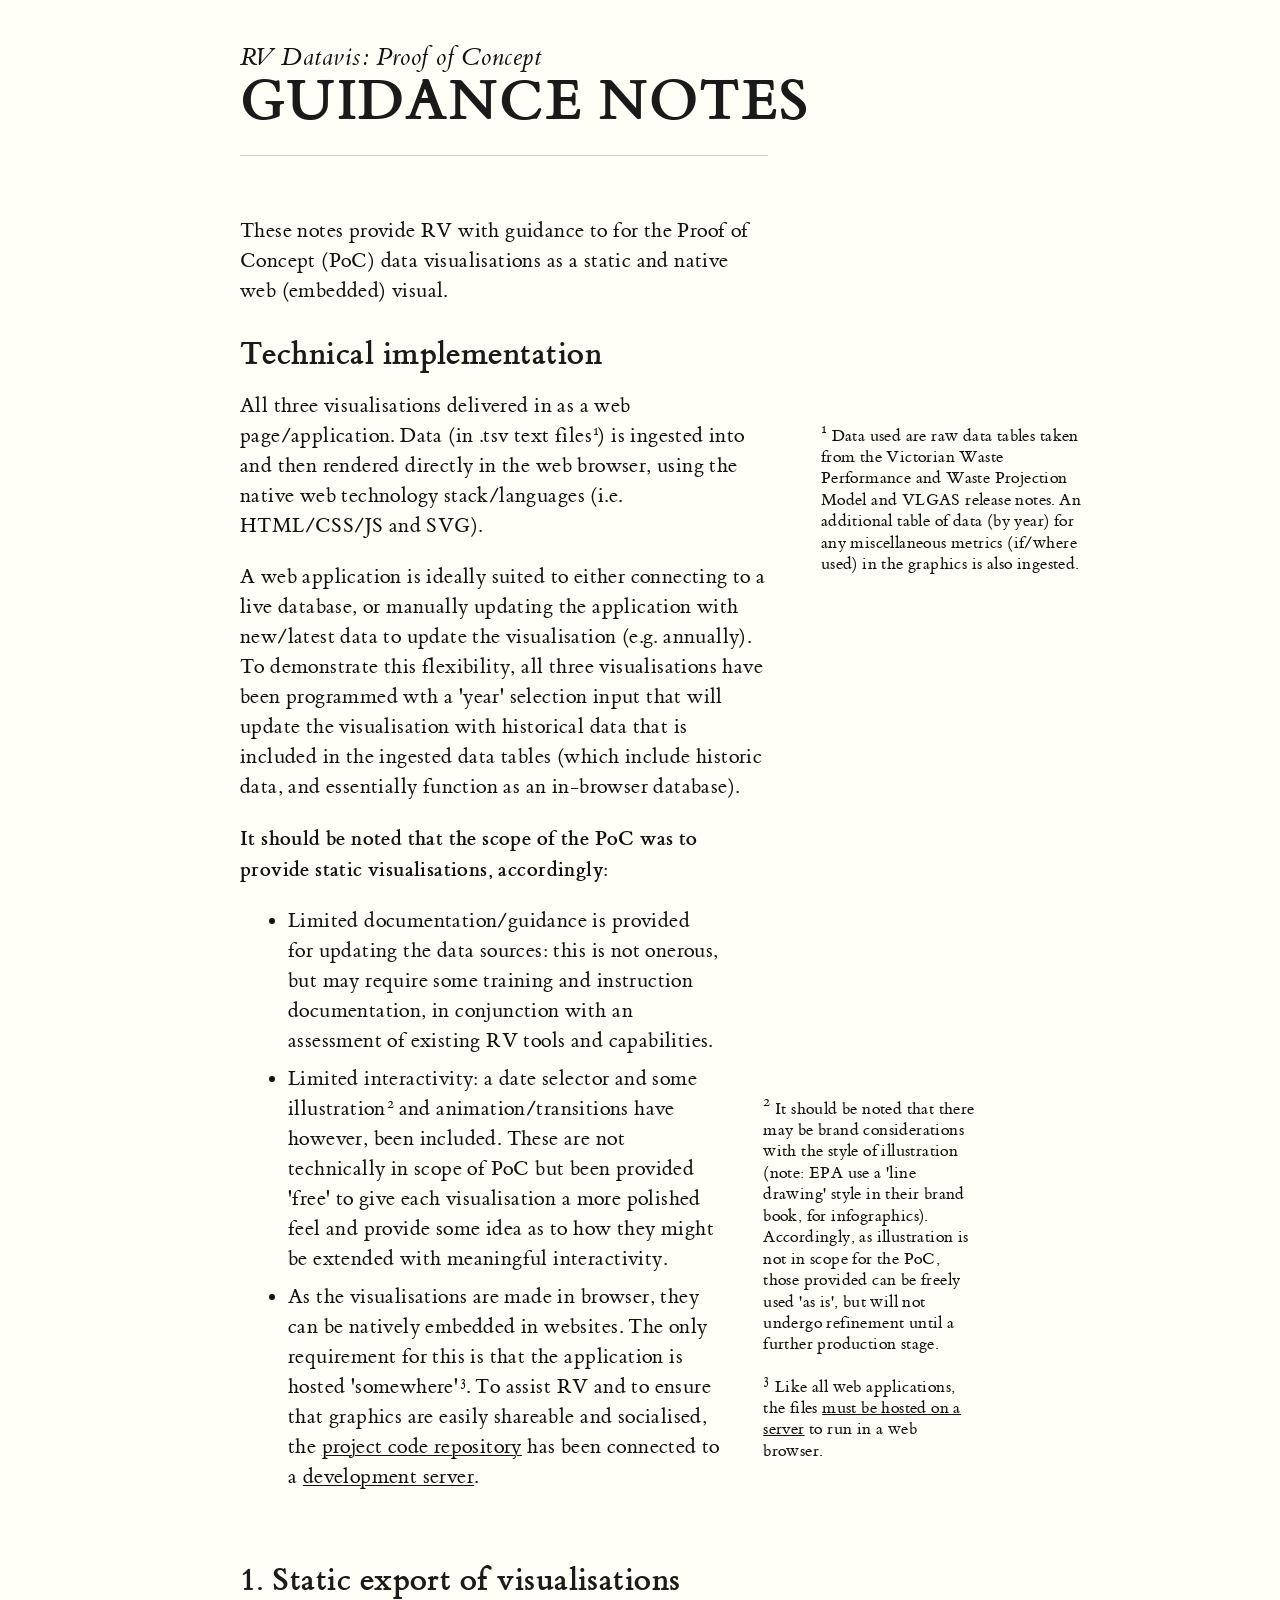
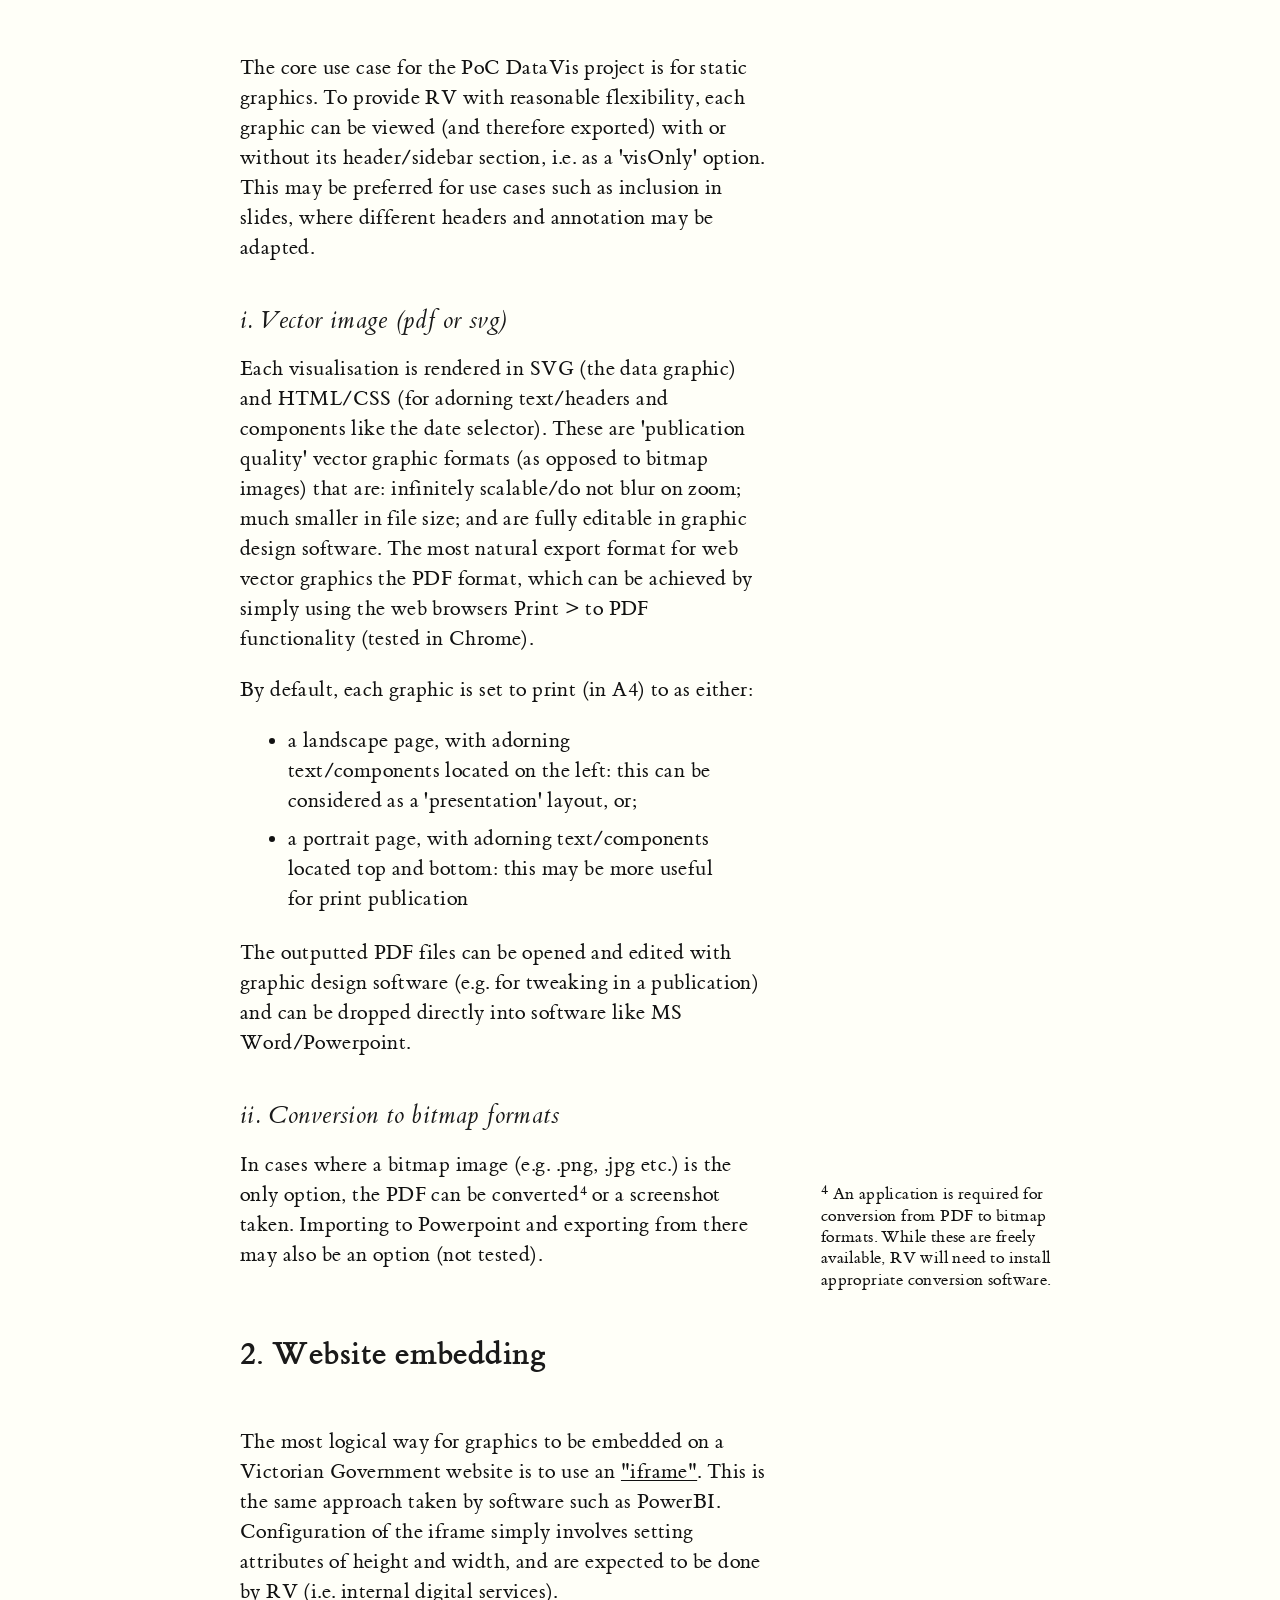
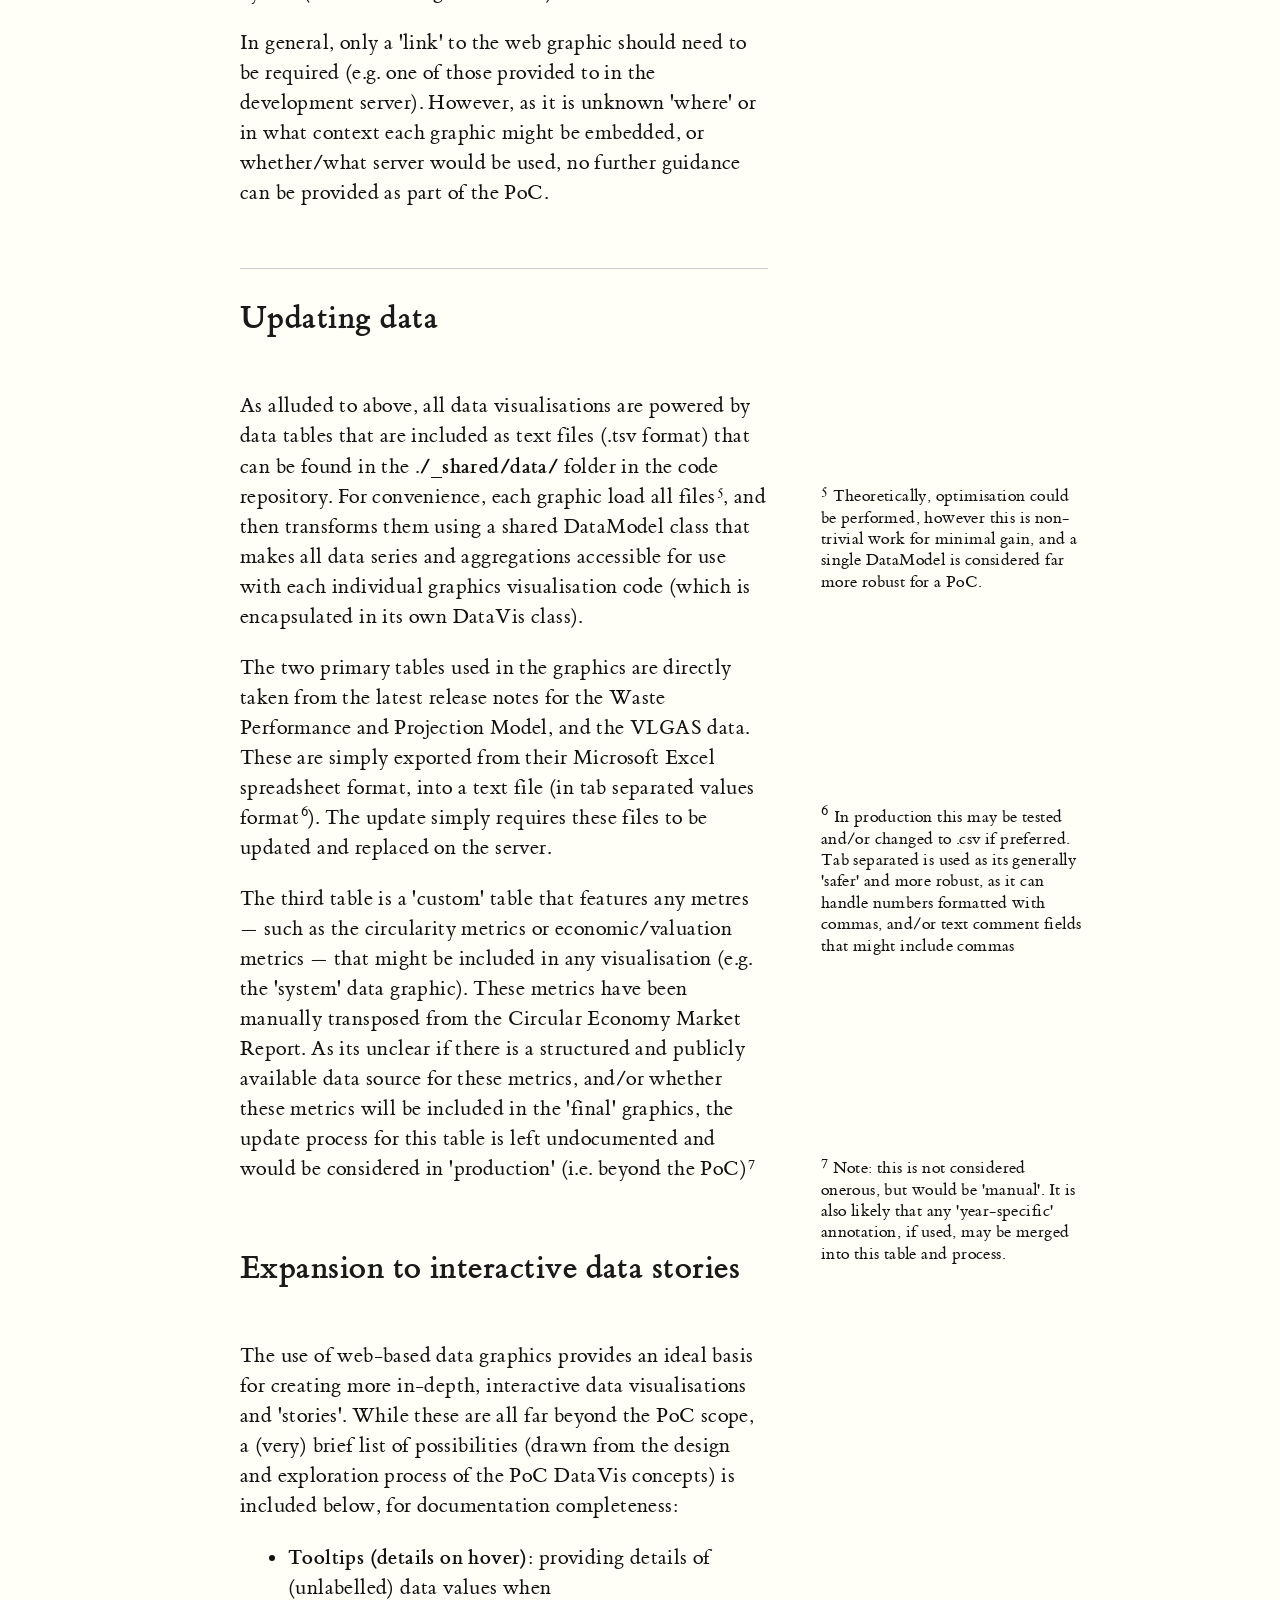
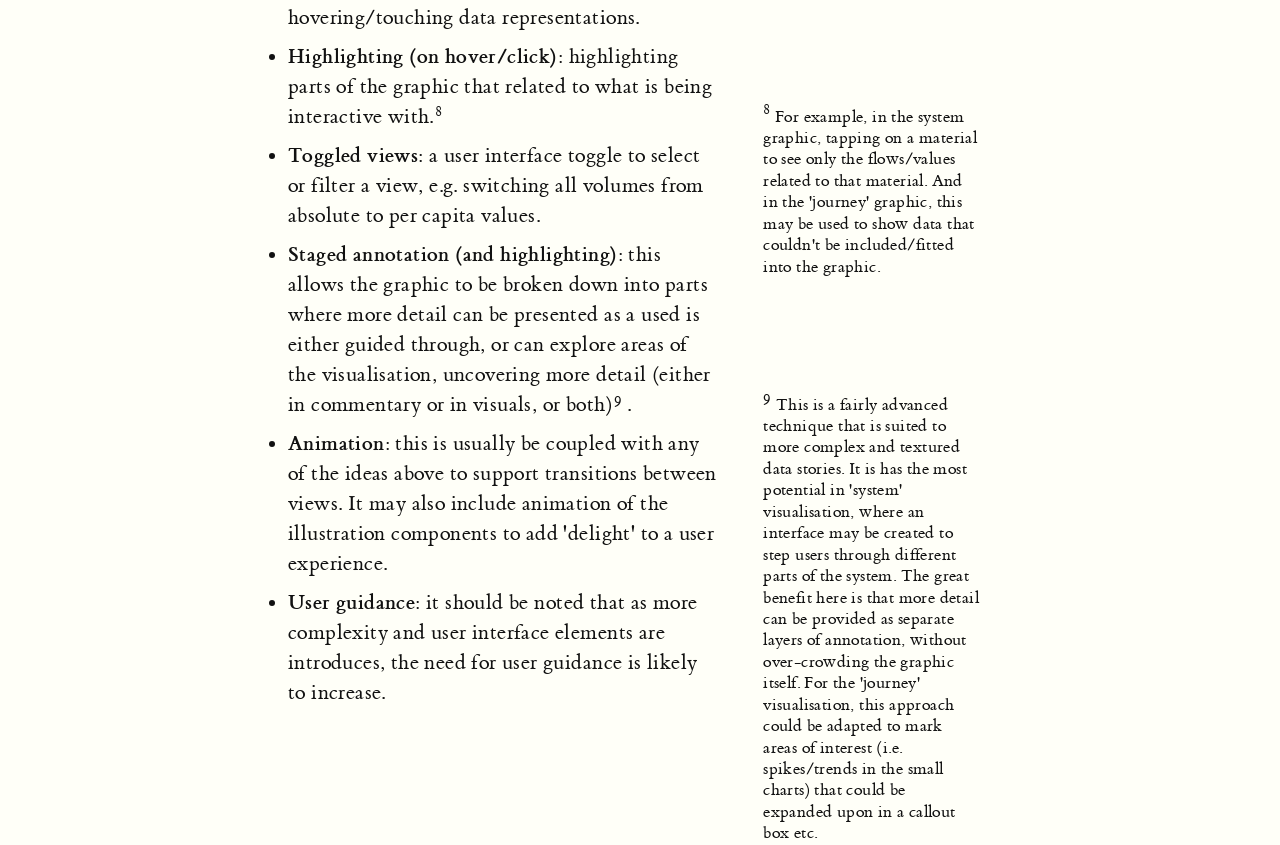
<file: docs/guide/index.html>
<!DOCTYPE html>
<html lang="en">
<head>
    <meta charset="UTF-8">
    <meta name="viewport" content="width=device-width, initial-scale=1.0">
    <title>RV: Data Vis Proof of Concept project</title>
	<link rel="icon" href = "../../_shared/assets/img/little-favicon.png" />
    <link rel="stylesheet" href="../../_shared/css/brand/vic-gov.css">
    <link rel="stylesheet" href="../../_shared/css/docs/tufte.css"/>
</head>

<body class = ''>
    <main>
        <div class = 'content__wrapper'>
            <div class = 'subtitle'>RV Datavis: Proof of Concept</div>
            <h1>Guidance notes</h1>
            <hr>
            <section>
                <p>These notes provide RV with guidance to for the Proof of Concept (PoC) data visualisations as a static and native web (embedded) visual.
                </p>

                <h2>Technical implementation</h2>
                <p>All three visualisations delivered in as a web page/application. Data (in .tsv text files<label for="sn-001" class="margin-toggle sidenote-number"></label><input type="checkbox" id="sn-001" class="margin-toggle"/><span class="sidenote">Data used are raw data tables taken from the Victorian Waste Performance and Waste Projection Model and VLGAS release notes. An additional table of data (by year) for any miscellaneous metrics (if/where used) in the graphics is also ingested.</span>) is ingested into and then rendered directly in the web browser, using the native web technology stack/languages (i.e. HTML/CSS/JS and SVG).</p> 

                <p>A web application is ideally suited to either connecting to a live database, or manually updating the application with new/latest data to update the visualisation (e.g. annually). To demonstrate this flexibility, all three visualisations have been programmed wth a 'year' selection input that will update the visualisation with historical data that is included in the ingested data tables (which include historic data, and essentially function as an in-browser database). 
                </p>
                <p><strong>It should be noted that the scope of the PoC was to provide static visualisations, accordingly:</strong></p> 

                <ul>
                    <li>Limited documentation/guidance is provided for updating the data sources: this is not onerous, but may require some training and instruction documentation, in conjunction with an assessment of existing RV tools and capabilities.</li>

                    <li>Limited interactivity: a date selector and some illustration<label for="sn-002" class="margin-toggle sidenote-number"></label><input type="checkbox" id="sn-002" class="margin-toggle"/><span class="sidenote">It should be noted that there may be brand considerations with the style of illustration (note: EPA use a 'line drawing' style in their brand book, for infographics). Accordingly, as illustration is not in scope for the PoC, those provided can be freely used 'as is', but will not undergo refinement until a further production stage. </span> and animation/transitions have however, been included. These are not technically in scope of PoC but been provided 'free' to give each visualisation a more polished feel and provide some idea as to how they might be extended with meaningful interactivity.</li>

                    <li>As the visualisations are made in browser, they can be natively embedded in websites. The only requirement for this is that the application is hosted 'somewhere'<label for="sn-003" class="margin-toggle sidenote-number"></label><input type="checkbox" id="sn-003" class="margin-toggle"/><span class="sidenote">Like all web applications, the files <u>must be hosted on a server</u> to run in a web browser.</span>. To assist RV and to ensure that graphics are easily shareable and socialised, the <a href = 'https://github.com/littlesketches/vic-circular-economy-data-visuals' target = "_blank">project code repository</a> has been connected to a <a href = 'https://vic-circular-economy-data-visuals.vercel.app/' target = "_blank">development server</a>.  
                    </li>
                </ul>



            </section>

            <h2>1. Static export of visualisations</h2>

            <section class = 'static-export'>
                <p>The core use case for the PoC DataVis project is for static graphics. To provide RV with reasonable flexibility, each graphic can be viewed (and therefore exported) with or without its header/sidebar section, i.e. as a 'visOnly' option. This may be preferred for use cases such as inclusion in slides, where different headers and annotation may be adapted.
                </p>

                <h3>i. Vector image (pdf or svg)</h3>

                <p>Each visualisation is rendered in SVG (the data graphic) and HTML/CSS (for adorning text/headers and components like the date selector). These are 'publication quality' vector graphic formats (as opposed to bitmap images) that are: infinitely scalable/do not blur on zoom; much smaller in file size; and are fully editable in graphic design software. The most natural export format for web vector graphics the PDF format, which can be achieved by simply using the web browsers Print > to PDF functionality (tested in Chrome).</p>

                <p>By default, each graphic is set to print (in A4) to as either:</p>
                <ul>
                    <li>a landscape page, with adorning text/components located on the left: this can be considered as a 'presentation' layout, or;</li>
                    <li>a portrait page, with adorning text/components located top and bottom: this may be more useful for print publication </li>
                </ul> 

                <p>The outputted PDF files can be opened and edited with graphic design software (e.g. for tweaking in a publication) and can be dropped directly into software like MS Word/Powerpoint.</p>

                <h3>ii. Conversion to bitmap formats</h3>
                <p>In cases where a bitmap image (e.g. .png, .jpg etc.) is the only option, the PDF can be converted<label for="sn-004" class="margin-toggle sidenote-number"></label><input type="checkbox" id="sn-004" class="margin-toggle"/><span class="sidenote">An application is required for conversion from PDF to bitmap formats. While these are freely available, RV will need to install appropriate conversion software.</span> or a screenshot taken. Importing to Powerpoint and exporting from there may also be an option (not tested).
                </p>
            </section>

            <h2>2. Website embedding</h2>

            <section class = 'website-embedding'>
                <p>The most logical way for graphics to be embedded on a Victorian Government website is to use an <a href = 'https://developer.mozilla.org/en-US/docs/Web/HTML/Reference/Elements/iframe' target = "_blank"> "iframe"</a>. This is the same approach taken by software such as PowerBI. Configuration of the iframe simply involves setting attributes of height and width, and are expected to be done by RV (i.e. internal digital services). 
                </p>

                <p>In general, only a 'link' to the web graphic should need to be required (e.g. one of those provided to in the development server). However, as it is unknown 'where' or in what context each graphic might be embedded, or whether/what server would be used, no further guidance can be provided as part of the PoC.
                </p>
            </div>

            <hr>
            <h2>Updating data </h2>

            <section class = 'data-updates'>
                <p>As alluded to above, all data visualisations are powered by data tables that are included as text files (.tsv format) that can be found in the <strong>./_shared/data/</strong> folder in the code repository. For convenience, each graphic load all files<label for="sn-005" class="margin-toggle sidenote-number"></label><input type="checkbox" id="sn-005" class="margin-toggle"/><span class="sidenote">Theoretically, optimisation could be performed, however this is non-trivial work for minimal gain, and a single DataModel is considered far more robust for a PoC.</span>, and then transforms them using a shared DataModel class that makes all data series and aggregations accessible for use with each individual graphics visualisation code (which is encapsulated in its own DataVis class).  
                </p>

                <p>The two primary tables used in the graphics are directly taken from the latest release notes for the Waste Performance and Projection Model, and the VLGAS data. These are simply exported from their Microsoft Excel spreadsheet format, into a text file (in tab separated values format<label for="sn-006" class="margin-toggle sidenote-number"></label><input type="checkbox" id="sn-006" class="margin-toggle"/><span class="sidenote">In production this may be tested and/or changed to .csv if preferred. Tab separated is used as its generally 'safer' and more robust, as it can handle numbers formatted with commas, and/or text comment fields that might include commas</span>). The update simply requires these files to be updated and replaced on the server.
                </p>

                <p>The third table is a 'custom' table that features any metres &mdash; such as the circularity metrics or economic/valuation metrics &mdash; that might be included in any visualisation (e.g. the 'system' data graphic). These metrics have been manually transposed from the Circular Economy Market Report. As its unclear if there is a structured and publicly available data source for these metrics, and/or whether these metrics will be included in the 'final' graphics, the update process for this table is left undocumented and would be considered in 'production' (i.e. beyond the PoC)<label for="sn-007" class="margin-toggle sidenote-number"></label><input type="checkbox" id="sn-007" class="margin-toggle"/><span class="sidenote">Note: this is not considered onerous, but would be 'manual'. It is also likely that any 'year-specific' annotation, if used, may be merged into this table and process.</span>
                </p>
            </section>



            <h2>Expansion to interactive data stories</h2>

            <section class = 'future-work'>
                <p>The use of web-based data graphics provides an ideal basis for creating more in-depth, interactive data visualisations and 'stories'. While these are all far beyond the PoC scope, a (very) brief list of possibilities (drawn from the design and exploration process of the PoC DataVis concepts) is included below, for documentation completeness: 
                </p>

                <ul>
                    <li><strong>Tooltips (details on hover)</strong>: providing details of (unlabelled) data values when hovering/touching data representations.</li>

                    <li><strong>Highlighting (on hover/click)</strong>: highlighting parts of the graphic that related to what is being interactive with.<label for="sn-008" class="margin-toggle sidenote-number"></label><input type="checkbox" id="sn-008" class="margin-toggle"/><span class="sidenote">For example, in the system graphic, tapping on a material to see only the flows/values related to that material. And in the 'journey' graphic, this may be used to show data that couldn't be included/fitted into the graphic.</span>
                    </li>

                    <li><strong>Toggled views:</strong> a user interface toggle to select or filter a view, e.g. switching all volumes from absolute to per capita values.</li>

                    <li><strong>Staged annotation (and highlighting)</strong>: this allows the graphic to be broken down into parts where more detail can be presented as a used is either guided through, or can explore areas of the visualisation, uncovering more detail (either in commentary or in visuals, or both)<label for="sn-008" class="margin-toggle sidenote-number"></label><input type="checkbox" id="sn-008" class="margin-toggle"/><span class="sidenote">This is a fairly advanced technique that is suited to more complex and textured data stories. It is has the most potential in 'system' visualisation, where an interface may be created to step users through different parts of the system. The great benefit here is that more detail can be provided as separate layers of annotation, without over-crowding the graphic itself. For the 'journey' visualisation, this approach could be adapted to mark areas of interest (i.e. spikes/trends in the small charts) that could be expanded upon in a callout box etc.</span> .
                        
                    </li>
                    <li><strong>Animation</strong>: this is usually be coupled with any of the ideas above to support transitions between views. It may also include animation of the illustration components to add 'delight' to a user experience.</li>

                    <li><strong>User guidance</strong>: it should be noted that as more complexity and user interface elements are introduces, the need for user guidance is likely to increase.</li>
                </ul>

            </section>
        </div>
    </main>
</body>
</html>
</file>
<file: _shared/css/brand/vic-gov.css>
/*
 * ============================================================
 *  vic.gov.au — Ripple 2.0 Design Tokens
 *  Source: entry_LzAMgtZM.css (Recycling Victoria / vic.gov.au)
 *  Note: Recycling Victoria uses the vic.gov.au masterbrand
 *        with no department-level theme overrides.
 * ============================================================
 */

:root {

    /* ----------------------------------------
        TYPOGRAPHY
    ---------------------------------------- */

    --font-family: 'VIC', Arial, Helvetica, sans-serif;
    --weight-regular: 400;
    --weight-bold: 700;

    /* Type size scale */
    --rpl-type-size-1: 1.4rem;
    /* 14px */
    --rpl-type-size-2: 1.6rem;
    /* 16px */
    --rpl-type-size-3: 2rem;
    /* 20px */
    --rpl-type-size-4: 2.4rem;
    /* 24px */
    --rpl-type-size-5: 2.8rem;
    /* 28px */
    --rpl-type-size-6: 3.2rem;
    /* 32px */
    --rpl-type-size-7: 4rem;
    /* 40px */
    --rpl-type-size-8: 5.6rem;
    /* 56px */

    /* Line height scale */
    --rpl-type-lh-1: 1.4rem;
    --rpl-type-lh-2: 1.6rem;
    --rpl-type-lh-3: 2rem;
    --rpl-type-lh-4: 2.4rem;
    --rpl-type-lh-5: 2.8rem;
    --rpl-type-lh-6: 3.2rem;
    --rpl-type-lh-7: 3.6rem;
    --rpl-type-lh-8: 4rem;
    --rpl-type-lh-9: 4.4rem;
    --rpl-type-lh-10: 5.2rem;
    --rpl-type-lh-11: 6rem;
    --rpl-type-lh-12: 8rem;

    /* Letter spacing scale */
    --rpl-type-ls-1: 0.0192em;
    --rpl-type-ls-2: 0.018em;
    --rpl-type-ls-3: 0.0168em;
    --rpl-type-ls-4: 0.016em;
    --rpl-type-ls-5: 0.014em;
    --rpl-type-ls-6: 0.012em;
    --rpl-type-ls-7: 0.008em;

    /* ----------------------------------------
        COLOUR — Core Brand
    ---------------------------------------- */

    --rpl-clr-primary: #0052c2;
    /* vic.gov.au blue */
    --rpl-clr-primary-alt: #003174;
    /* dark navy blue */
    --rpl-clr-primary-alpha: rgba(0, 82, 194, 0.5);

    --rpl-clr-accent: #0095ec;
    /* light accent blue */
    --rpl-clr-accent-alt: #e6f5fd;
    /* pale accent blue background */

    /* ----------------------------------------
        COLOUR — Typography
    ---------------------------------------- */

    --rpl-clr-type-default: var(--rpl-clr-neutral-800);
    /* #1a1a1a */
    --rpl-clr-type-light: var(--rpl-clr-neutral-0);
    /* #fff */
    --rpl-clr-type-primary-contrast: var(--rpl-clr-neutral-0);
    /* #fff on primary bg */
    --rpl-clr-type-accent-contrast: var(--rpl-clr-neutral-0);
    /* #fff on accent bg */
    --rpl-clr-type-primary-accessible: #0052c2;
    --rpl-clr-type-primary-alt-accessible: #003174;
    --rpl-clr-type-primary-contrast-alpha: hsla(0, 0%, 100%, 0.75);

    /* ----------------------------------------
        COLOUR — Links & Focus
    ---------------------------------------- */

    --rpl-clr-link: #0052c2;
    --rpl-clr-link-visited: #9f46b1;
    --rpl-clr-link-alpha: rgba(0, 82, 194, 0.2);
    --rpl-clr-focus: #ff9e1b;
    /* amber focus ring */

    /* ----------------------------------------
        COLOUR — Neutral Scale
    ---------------------------------------- */

    --rpl-clr-neutral-0: #ffffff;
    --rpl-clr-neutral-100: #f5f5f5;
    --rpl-clr-neutral-200: #e6e6e6;
    --rpl-clr-neutral-300: #cccccc;
    --rpl-clr-neutral-400: #999999;
    --rpl-clr-neutral-500: #7f7f7f;
    --rpl-clr-neutral-600: #666666;
    --rpl-clr-neutral-700: #333333;
    --rpl-clr-neutral-800: #1a1a1a;
    --rpl-clr-neutral-900: #0d0d0d;
    --rpl-clr-neutral-alpha-0: hsla(0, 0%, 100%, 0.75);
    --rpl-clr-neutral-alpha-700: rgba(51, 51, 51, 0.9);

    --rpl-clr-light: var(--rpl-clr-neutral-0);
    --rpl-clr-dark: var(--rpl-clr-neutral-800);

    /* ----------------------------------------
        COLOUR — Footer
    ---------------------------------------- */

    --rpl-clr-footer: var(--rpl-clr-primary-alt);
    /* #003174 */
    --rpl-clr-footer-alt: var(--rpl-clr-primary);
    /* #0052c2 */
    --rpl-clr-type-footer-contrast: var(--rpl-clr-type-primary-contrast);
    --rpl-clr-type-footer-accessible: var(--rpl-clr-type-primary-alt-accessible);
    --rpl-clr-type-focus-contrast: var(--rpl-clr-dark);


    /* ----------------------------------------
        COLOUR — Semantic
    ---------------------------------------- */

    /* Information */
    --rpl-clr-information: #005ba5;
    --rpl-clr-information-light: #e6eff6;
    --rpl-clr-information-dark: #004984;

    /* Success */
    --rpl-clr-success: #007d85;
    --rpl-clr-success-light: #e6f2f3;
    --rpl-clr-success-dark: #00646a;

    /* Warning */
    --rpl-clr-warning: #b75b00;
    --rpl-clr-warning-light: #f8efe6;
    --rpl-clr-warning-dark: #924900;

    /* Error */
    --rpl-clr-error: #aa0028;
    --rpl-clr-error-light: #f7e6ea;
    --rpl-clr-error-dark: #880020;

    /* ----------------------------------------
        SPACING SCALE
    ---------------------------------------- */

    --rpl-sp-1: 4px;
    --rpl-sp-2: 8px;
    --rpl-sp-3: 12px;
    --rpl-sp-4: 16px;
    --rpl-sp-5: 20px;
    --rpl-sp-6: 24px;
    --rpl-sp-7: 28px;
    --rpl-sp-8: 32px;
    --rpl-sp-9: 40px;
    --rpl-sp-10: 48px;
    --rpl-sp-11: 56px;
    --rpl-sp-12: 64px;
    --rpl-sp-13: 80px;
    --rpl-sp-14: 120px;

    /* ----------------------------------------
        BORDER
    ---------------------------------------- */

    --rpl-border-1: 1px;
    --rpl-border-2: 2px;
    --rpl-border-3: 4px;
    --rpl-border-4: 8px;

    --rpl-border-radius-1: 2px;
    --rpl-border-radius-2: 4px;
    --rpl-border-radius-3: 8px;
    --rpl-border-radius-4: 12px;
    --rpl-border-radius-full: 999px;

    /* ----------------------------------------
        ELEVATION / SHADOW
    ---------------------------------------- */

    --rpl-elevation-1: 0 2px 8px rgba(26, 26, 26, 0.16);
    --rpl-elevation-2: 0 4px 8px 2px rgba(26, 26, 26, 0.16);

    /* ----------------------------------------
        MOTION / ANIMATION
    ---------------------------------------- */

    --rpl-motion-speed-1: 60ms;
    --rpl-motion-speed-2: 80ms;
    --rpl-motion-speed-3: 0.12s;
    --rpl-motion-speed-4: 0.16s;
    --rpl-motion-speed-5: 0.2s;
    --rpl-motion-speed-6: 0.24s;
    --rpl-motion-speed-7: 0.3s;
    --rpl-motion-speed-8: 0.36s;
    --rpl-motion-speed-9: 0.42s;
    --rpl-motion-speed-10: 0.5s;

    /* ----------------------------------------
        LAYOUT
    ---------------------------------------- */

    --rpl-content-max-width: 615px;
    /* max width for body copy column */

    /* Z-index layers */
    --rpl-layer-1: 1;
    --rpl-layer-2: 2;
    --rpl-layer-3: 3;
    --rpl-layer-4: 4;
    --rpl-layer-5: 5;

}



/* VIC Font Family */
/* VIC Font Family */
@font-face {
    font-family: 'VIC';
    src: url('../../assets/fonts/VIC/Regular/VIC-Regular.woff2') format('woff2'),
         url('../../assets/fonts/VIC/Regular/VIC-Regular.woff') format('woff'),
         url('../../assets/fonts/VIC/Regular/VIC-Regular.ttf') format('truetype');
    font-weight: 400;
    font-style: normal;
    font-display: swap;
}

/* @font-face {
    font-family: 'VIC';
    src: url('../../assets/fonts/VIC/Italic/VIC-Italic.woff2') format('woff2'),
         url('../../assets/fonts/VIC/Italic/VIC-Italic.woff') format('woff'),
         url('../../assets/fonts/VIC/Italic/VIC-Italic.ttf') format('truetype');
    font-weight: 400;
    font-style: italic;
    font-display: swap;
} */

@font-face {
    font-family: 'VIC';
    src: url('../../assets/fonts/VIC/SemiBold/VIC-SemiBold.woff2') format('woff2'),
         url('../../assets/fonts/VIC/SemiBold/VIC-SemiBold.woff') format('woff'),
         url('../../assets/fonts/VIC/SemiBold/VIC-SemiBold.ttf') format('truetype');
    font-weight: 600;
    font-style: normal;
    font-display: swap;
}

@font-face {
    font-family: 'VIC';
    src: url('../../assets/fonts/VIC/SemiBold Italic/VIC-SemiBoldItalic.woff2') format('woff2'),
         url('../../assets/fonts/VIC/SemiBold Italic/VIC-SemiBoldItalic.woff') format('woff'),
         url('../../assets/fonts/VIC/SemiBold Italic/VIC-SemiBoldItalic.ttf') format('truetype');
    font-weight: 600;
    font-style: italic;
    font-display: swap;
}

@font-face {
    font-family: 'VIC';
    src: url('../../assets/fonts/VIC/Bold/VIC-Bold.woff2') format('woff2'),
         url('../../assets/fonts/VIC/Bold/VIC-Bold.woff') format('woff'),
         url('../../assets/fonts/VIC/Bold/VIC-Bold.ttf') format('truetype');
    font-weight: 700;
    font-style: normal;
    font-display: swap;
}

@font-face {
    font-family: 'VIC';
    src: url('../../assets/fonts/VIC/Bold Italic/VIC-BoldItalic.woff2') format('woff2'),
         url('../../assets/fonts/VIC/Bold Italic/VIC-BoldItalic.woff') format('woff'),
         url('../../assets/fonts/VIC/Bold Italic/VIC-BoldItalic.ttf') format('truetype');
    font-weight: 700;
    font-style: italic;
    font-display: swap;
}


/* VIC Display Font Family */
@font-face {
    font-family: 'VIC Display';
    src: url('../../assets/fonts/VIC Display/VIC-DisplayRegular.otf') format('opentype');
    font-weight: 400;
    font-style: normal;
    font-display: swap;
}

@font-face {
    font-family: 'VIC Display';
    src: url('../../assets/fonts/VIC Display/VIC-DisplayOblique.otf') format('opentype');
    font-weight: 400;
    font-style: oblique;
    font-display: swap;
}


/*
 * ============================================================
 *  Ripple 2.0 Typography
 *  vic.gov.au / Recycling Victoria masterbrand
 *
 *  Maps design tokens to HTML elements with fluid responsive
 *  scaling between mobile and desktop breakpoints.
 *
 *  Breakpoints:
 *    Mobile:   < 768px
 *    Tablet:   768px – 1199px
 *    Desktop:  >= 1200px
 *
 *  Font stack: VIC, Arial, Helvetica, sans-serif
 *  Weights used: 400 (regular), 700 (bold) only
 * ============================================================
 */


/* ----------------------------------------
   BASE / RESET
---------------------------------------- */

*,
*::before,
*::after {
    box-sizing: border-box;
}

html {
    font-size: 62.5%;
    /* 1rem = 10px for easy rem math */
    -webkit-text-size-adjust: 100%;
}

body {
    font-family: var(--rpl-type-font-family);
    font-weight: var(--rpl-type-weight-regular);
    font-size: var(--rpl-type-size-2);
    /* 16px */
    line-height: var(--rpl-type-lh-4);
    /* 24px */
    letter-spacing: var(--rpl-type-ls-1);
    /* 0.0192em */
    color: var(--rpl-clr-type-default);
    /* #1a1a1a */
    -webkit-font-smoothing: antialiased;
    -moz-osx-font-smoothing: grayscale;
}


/* ----------------------------------------
   HEADINGS
   Fluid scaling: mobile size → desktop size
   using clamp() for smooth interpolation
---------------------------------------- */

h1,
.rpl-type-h1 {
    font-family: var(--rpl-type-font-family);
    font-weight: var(--rpl-type-weight-bold);
    /* 32px mobile → 56px desktop */
    font-size: clamp(var(--rpl-type-size-6), 4.5vw, var(--rpl-type-size-8));
    /* 36px mobile → 60px desktop */
    line-height: clamp(var(--rpl-type-lh-7), 5vw, var(--rpl-type-lh-11));
    letter-spacing: var(--rpl-type-ls-7);
    /* 0.008em desktop */
    color: var(--rpl-clr-type-default);
    margin-top: 0;
    margin-bottom: var(--rpl-sp-6);
    /* 24px */
}

h2,
.rpl-type-h2 {
    font-family: var(--rpl-type-font-family);
    font-weight: var(--rpl-type-weight-bold);
    /* 24px mobile → 32px desktop */
    font-size: clamp(var(--rpl-type-size-4), 3vw, var(--rpl-type-size-6));
    /* 32px mobile → 40px desktop */
    line-height: clamp(var(--rpl-type-lh-6), 3.5vw, var(--rpl-type-lh-8));
    letter-spacing: var(--rpl-type-ls-5);
    /* 0.014em */
    color: var(--rpl-clr-type-default);
    margin-top: 0;
    margin-bottom: var(--rpl-sp-5);
    /* 20px */
}

h3,
.rpl-type-h3 {
    font-family: var(--rpl-type-font-family);
    font-weight: var(--rpl-type-weight-bold);
    /* 20px mobile → 24px desktop */
    font-size: clamp(var(--rpl-type-size-3), 2.2vw, var(--rpl-type-size-4));
    /* 28px mobile → 32px desktop */
    line-height: clamp(var(--rpl-type-lh-5), 2.8vw, var(--rpl-type-lh-6));
    letter-spacing: var(--rpl-type-ls-4);
    /* 0.016em */
    color: var(--rpl-clr-type-default);
    margin-top: 0;
    margin-bottom: var(--rpl-sp-4);
    /* 16px */
}

h4,
.rpl-type-h4 {
    font-family: var(--rpl-type-font-family);
    font-weight: var(--rpl-type-weight-bold);
    /* 16px mobile → 20px desktop */
    font-size: clamp(var(--rpl-type-size-2), 1.8vw, var(--rpl-type-size-3));
    /* 24px mobile → 28px desktop */
    line-height: clamp(var(--rpl-type-lh-4), 2.4vw, var(--rpl-type-lh-5));
    letter-spacing: var(--rpl-type-ls-2);
    /* 0.018em */
    color: var(--rpl-clr-type-default);
    margin-top: 0;
    margin-bottom: var(--rpl-sp-4);
    /* 16px */
}

h5,
.rpl-type-h5 {
    font-family: var(--rpl-type-font-family);
    font-weight: var(--rpl-type-weight-bold);
    font-size: var(--rpl-type-size-2);
    /* 16px — no scaling */
    line-height: var(--rpl-type-lh-4);
    /* 24px */
    letter-spacing: var(--rpl-type-ls-1);
    /* 0.0192em */
    color: var(--rpl-clr-type-default);
    margin-top: 0;
    margin-bottom: var(--rpl-sp-3);
    /* 12px */
}

h6,
.rpl-type-h6 {
    font-family: var(--rpl-type-font-family);
    font-weight: var(--rpl-type-weight-bold);
    font-size: var(--rpl-type-size-1);
    /* 14px */
    line-height: var(--rpl-type-lh-3);
    /* 20px */
    letter-spacing: var(--rpl-type-ls-1);
    /* 0.0192em */
    color: var(--rpl-clr-type-default);
    margin-top: 0;
    margin-bottom: var(--rpl-sp-3);
    /* 12px */
}


/* ----------------------------------------
   BODY / PARAGRAPH TEXT
---------------------------------------- */

p,
.rpl-type-p {
    font-size: var(--rpl-type-size-2);
    /* 16px */
    line-height: var(--rpl-type-lh-4);
    /* 24px */
    letter-spacing: var(--rpl-type-ls-1);
    /* 0.0192em */
    margin-top: 0;
    margin-bottom: var(--rpl-sp-6);
    /* 24px */
}

/* Large paragraph — intro / lead text */
.rpl-type-p--large {
    font-size: clamp(var(--rpl-type-size-3), 2vw, var(--rpl-type-size-4));
    /* 20px → 24px */
    line-height: clamp(var(--rpl-type-lh-5), 2.6vw, var(--rpl-type-lh-6));
    /* 28px → 32px */
    letter-spacing: var(--rpl-type-ls-4);
    /* 0.016em */
    margin-bottom: var(--rpl-sp-7);
    /* 28px */
}

/* Small paragraph — captions, disclaimers */
.rpl-type-p--small,
small {
    font-size: var(--rpl-type-size-1);
    /* 14px */
    line-height: var(--rpl-type-lh-3);
    /* 20px */
    letter-spacing: var(--rpl-type-ls-1);
}


/* ----------------------------------------
   LINKS
---------------------------------------- */

a {
    color: var(--rpl-clr-link);
    /* #0052c2 */
    text-decoration: underline;
    text-underline-offset: 2px;
    transition: color var(--rpl-motion-speed-3) ease;
}

a:hover {
    color: var(--rpl-clr-primary-alt);
    /* #003174 */
    text-decoration: underline;
}

a:visited {
    color: var(--rpl-clr-link-visited);
    /* #9f46b1 */
}

a:focus-visible {
    outline: 3px solid var(--rpl-clr-focus);
    /* #ff9e1b amber */
    outline-offset: 2px;
    border-radius: var(--rpl-border-radius-1);
}


/* ----------------------------------------
   LISTS
---------------------------------------- */

ul,
ol {
    font-size: var(--rpl-type-size-2);
    /* 16px */
    line-height: var(--rpl-type-lh-4);
    /* 24px */
    letter-spacing: var(--rpl-type-ls-1);
    padding-left: var(--rpl-sp-8);
    /* 32px */
    margin-top: 0;
    margin-bottom: var(--rpl-sp-6);
    /* 24px */
}

li {
    margin-bottom: var(--rpl-sp-2);
    /* 8px */
}

li:last-child {
    margin-bottom: 0;
}

/* Nested lists */
ul ul,
ol ol,
ul ol,
ol ul {
    margin-top: var(--rpl-sp-2);
    margin-bottom: 0;
}


/* ----------------------------------------
   BLOCKQUOTE / PULL QUOTES
---------------------------------------- */

blockquote,
.rpl-type-blockquote {
    font-size: clamp(var(--rpl-type-size-3), 2vw, var(--rpl-type-size-4));
    /* 20px → 24px */
    line-height: clamp(var(--rpl-type-lh-5), 2.6vw, var(--rpl-type-lh-6));
    /* 28px → 32px */
    font-weight: var(--rpl-type-weight-bold);
    letter-spacing: var(--rpl-type-ls-4);
    color: var(--rpl-clr-primary);
    /* #0052c2 */
    border-left: var(--rpl-border-4) solid var(--rpl-clr-primary);
    /* 8px */
    padding: var(--rpl-sp-4) var(--rpl-sp-6);
    /* 16px 24px */
    margin: var(--rpl-sp-8) 0;
    /* 32px 0 */
}

blockquote p:last-child {
    margin-bottom: 0;
}

blockquote cite,
.rpl-type-cite {
    display: block;
    font-size: var(--rpl-type-size-1);
    /* 14px */
    font-weight: var(--rpl-type-weight-regular);
    letter-spacing: var(--rpl-type-ls-1);
    color: var(--rpl-clr-neutral-600);
    margin-top: var(--rpl-sp-3);
}


/* ----------------------------------------
   INLINE TEXT ELEMENTS
---------------------------------------- */

strong,
b {
    font-weight: var(--rpl-type-weight-bold);
}

em,
i {
    font-style: italic;
}

code,
kbd,
samp,
pre {
    font-family: monospace, monospace;
    font-size: 0.9em;
}

code {
    background: var(--rpl-clr-neutral-100);
    /* #f5f5f5 */
    border: var(--rpl-border-1) solid var(--rpl-clr-neutral-200);
    border-radius: var(--rpl-border-radius-1);
    /* 2px */
    padding: 0.1em 0.4em;
}

pre {
    background: var(--rpl-clr-neutral-100);
    border: var(--rpl-border-1) solid var(--rpl-clr-neutral-200);
    border-radius: var(--rpl-border-radius-2);
    /* 4px */
    padding: var(--rpl-sp-4) var(--rpl-sp-6);
    overflow-x: auto;
    margin-bottom: var(--rpl-sp-6);
}

pre code {
    background: none;
    border: none;
    padding: 0;
}

mark {
    background: #fff7c0;
    padding: 0 0.2em;
}

abbr[title] {
    text-decoration: underline dotted;
    cursor: help;
}

hr {
    border: none;
    border-top: var(--rpl-border-1) solid var(--rpl-clr-neutral-200);
    margin: var(--rpl-sp-9) 0;
    /* 40px 0 */
}


/* ----------------------------------------
   LABEL & CAPTION UTILITY CLASSES
---------------------------------------- */

/* Used for labels, tags, category chips */
.rpl-type-label {
    font-size: var(--rpl-type-size-1);
    /* 14px */
    font-weight: var(--rpl-type-weight-bold);
    line-height: var(--rpl-type-lh-2);
    /* 16px */
    letter-spacing: var(--rpl-type-ls-3);
    /* 0.0168em */
    text-transform: uppercase;
}

/* Used for image captions, table captions */
.rpl-type-caption {
    font-size: var(--rpl-type-size-1);
    /* 14px */
    font-weight: var(--rpl-type-weight-regular);
    line-height: var(--rpl-type-lh-3);
    /* 20px */
    letter-spacing: var(--rpl-type-ls-1);
    color: var(--rpl-clr-neutral-600);
    /* #666 */
}


/* ----------------------------------------
   COLOUR VARIANTS
   Apply to any text element for light/dark contexts
---------------------------------------- */

.rpl-type--light {
    color: var(--rpl-clr-type-light);
    /* #fff */
}

.rpl-type--light a {
    color: var(--rpl-clr-type-light);
    text-decoration-color: rgba(255, 255, 255, 0.6);
}

.rpl-type--light a:hover {
    text-decoration-color: #fff;
}

.rpl-type--primary {
    color: var(--rpl-clr-primary);
    /* #0052c2 */
}

.rpl-type--muted {
    color: var(--rpl-clr-neutral-600);
    /* #666 */
}


/* ----------------------------------------
   CONTENT COLUMN WIDTH CONSTRAINT
   Matches Ripple's --rpl-content-max-width
---------------------------------------- */

.rpl-content {
    max-width: var(--rpl-content-max-width);
    /* 615px */
}


/* ----------------------------------------
   RESPONSIVE OVERRIDES
   Explicit breakpoint fallbacks for browsers
   that don't support clamp()
---------------------------------------- */

@media (max-width: 767px) {

    h1,
    .rpl-type-h1 {
        font-size: var(--rpl-type-size-6);
        /* 32px */
        line-height: var(--rpl-type-lh-7);
        /* 36px */
        letter-spacing: var(--rpl-type-ls-4);
        /* 0.016em */
    }

    h2,
    .rpl-type-h2 {
        font-size: var(--rpl-type-size-4);
        /* 24px */
        line-height: var(--rpl-type-lh-6);
        /* 32px */
        letter-spacing: var(--rpl-type-ls-4);
        /* 0.016em */
    }

    h3,
    .rpl-type-h3 {
        font-size: var(--rpl-type-size-3);
        /* 20px */
        line-height: var(--rpl-type-lh-5);
        /* 28px */
        letter-spacing: var(--rpl-type-ls-2);
        /* 0.018em */
    }

    h4,
    .rpl-type-h4 {
        font-size: var(--rpl-type-size-2);
        /* 16px */
        line-height: var(--rpl-type-lh-4);
        /* 24px */
        letter-spacing: var(--rpl-type-ls-1);
        /* 0.0192em */
    }

}

@media (min-width: 1200px) {

    h1,
    .rpl-type-h1 {
        font-size: var(--rpl-type-size-8);
        /* 56px */
        line-height: var(--rpl-type-lh-11);
        /* 60px */
        letter-spacing: var(--rpl-type-ls-7);
        /* 0.008em */
    }

    h2,
    .rpl-type-h2 {
        font-size: var(--rpl-type-size-6);
        /* 32px */
        line-height: var(--rpl-type-lh-8);
        /* 40px */
        letter-spacing: var(--rpl-type-ls-5);
        /* 0.014em */
    }

    h3,
    .rpl-type-h3 {
        font-size: var(--rpl-type-size-4);
        /* 24px */
        line-height: var(--rpl-type-lh-6);
        /* 32px */
        letter-spacing: var(--rpl-type-ls-4);
        /* 0.016em */
    }

    h4,
    .rpl-type-h4 {
        font-size: var(--rpl-type-size-3);
        /* 20px */
        line-height: var(--rpl-type-lh-5);
        /* 28px */
        letter-spacing: var(--rpl-type-ls-2);
        /* 0.018em */
    }

}
</file>
<file: _shared/css/styles.css>
/**
 *    INDEX PAGE STYLES
 */

body{
    --color-fg:         var( --rpl-clr-type-default);

    margin:             0;
    min-height:         100dvh;

    main {
        font-family:                var(--font-family);
        font-weight:                200;  
        display:                    flex;
        justify-content:            center;
        padding:                    1rem;
        color:                      var(--color-fg);

        h1 {
            color: var( --rpl-clr-primary);
        }

        /* TEXT / FONT STYLES */
        a{
            color:                      var(--color-fg);
            font-weight:                500;
            text-underline-offset:      0.25rem;

            &.minor{
                font-weight:            300;
                text-decoration:        underline dotted;
            }

            &:visited{
                color:                  var(--color-fg);;
            }
        }

        h1{
            position:                   sticky;
            top:                        0px;
            background:                 rgba(255, 255, 255, 0.9);
            letter-spacing:             0.05rem;
            font-size:                  3.5rem;
            font-weight:                700;
            color:                      var(--color-fg);
            border-bottom:              3px solid var(--color-fg);
            line-height:                1.25;
            padding-bottom:             0.5rem;

            .small{
                font-size:              small;
                letter-spacing:         0.75rem;
                font-weight:            300;
                text-transform:         uppercase;
            }
        }

        h2{
            font-size:                  2.5rem;
        }

        h3 {
            margin-block-start:         0;
            margin-block-end:           0;
        }

        h4{
            opacity:                    0.5;
            font-weight:                400;
        }

        p, ul{
            line-height:                1.5;
                margin-bottom:          1rem;
            li{
                margin-bottom:          1rem;
            }
        }

        .header__container{
            display:                    grid;
            grid-template-columns:      auto 1fr;
            column-gap:                 1rem;
            width:                      100%;
            margin-bottom:              1rem;

            .header__outline{
                display:                grid;
                grid-template-rows:     1fr 1fr;
                width:                  100%;
                border-left:            solid 1px var(--color-fg);

                div.underline{
                    border-bottom:      solid 1px var(--color-fg);
                }
            }
        }

        /* LAYOUT */
        .content__wrapper{
            max-width:                  60rem;

            section.projects,
            section.instruments{
                margin-top:             5vh;
            }
        }

            .visualisation-concept-container{
                margin-top:            5vh;
            }    
    }
}
</file>
<file: _shared/css/docs/tufte.css>
@charset "UTF-8";

/* Import ET Book styles
   adapted from https://github.com/edwardtufte/et-book/blob/gh-pages/et-book.css */

@font-face {
    font-family: "et-book";
    src: url("et-book/et-book-roman-line-figures/et-book-roman-line-figures.eot");
    src: url("et-book/et-book-roman-line-figures/et-book-roman-line-figures.eot?#iefix") format("embedded-opentype"), url("et-book/et-book-roman-line-figures/et-book-roman-line-figures.woff") format("woff"), url("et-book/et-book-roman-line-figures/et-book-roman-line-figures.ttf") format("truetype"), url("et-book/et-book-roman-line-figures/et-book-roman-line-figures.svg#etbookromanosf") format("svg");
    font-weight: normal;
    font-style: normal;
    font-display: swap;
}

@font-face {
    font-family: "et-book";
    src: url("et-book/et-book-display-italic-old-style-figures/et-book-display-italic-old-style-figures.eot");
    src: url("et-book/et-book-display-italic-old-style-figures/et-book-display-italic-old-style-figures.eot?#iefix") format("embedded-opentype"), url("et-book/et-book-display-italic-old-style-figures/et-book-display-italic-old-style-figures.woff") format("woff"), url("et-book/et-book-display-italic-old-style-figures/et-book-display-italic-old-style-figures.ttf") format("truetype"), url("et-book/et-book-display-italic-old-style-figures/et-book-display-italic-old-style-figures.svg#etbookromanosf") format("svg");
    font-weight: normal;
    font-style: italic;
    font-display: swap;
}

@font-face {
    font-family: "et-book";
    src: url("et-book/et-book-bold-line-figures/et-book-bold-line-figures.eot");
    src: url("et-book/et-book-bold-line-figures/et-book-bold-line-figures.eot?#iefix") format("embedded-opentype"), url("et-book/et-book-bold-line-figures/et-book-bold-line-figures.woff") format("woff"), url("et-book/et-book-bold-line-figures/et-book-bold-line-figures.ttf") format("truetype"), url("et-book/et-book-bold-line-figures/et-book-bold-line-figures.svg#etbookromanosf") format("svg");
    font-weight: bold;
    font-style: normal;
    font-display: swap;
}

@font-face {
    font-family: "et-book-roman-old-style";
    src: url("et-book/et-book-roman-old-style-figures/et-book-roman-old-style-figures.eot");
    src: url("et-book/et-book-roman-old-style-figures/et-book-roman-old-style-figures.eot?#iefix") format("embedded-opentype"), url("et-book/et-book-roman-old-style-figures/et-book-roman-old-style-figures.woff") format("woff"), url("et-book/et-book-roman-old-style-figures/et-book-roman-old-style-figures.ttf") format("truetype"), url("et-book/et-book-roman-old-style-figures/et-book-roman-old-style-figures.svg#etbookromanosf") format("svg");
    font-weight: normal;
    font-style: normal;
    font-display: swap;
}

/* Tufte CSS styles */
html {
    font-size: 15px;
}

body {
    --docs-bg-col:     #fffff8;
    --docs-fg-col:      #111;
    width:              87.5%;
    margin-left:        auto;
    margin-right:       auto;
    padding-left:       12.5%;
    font-family:        "et-book", "Palatino", "Palatino Linotype", "Palatino LT STD", "Book Antiqua", Georgia, serif;;

    background-color:   var(--docs-bg-col);
    color:              var(--docs-fg-col);
    max-width:          1400px;
    counter-reset:      sidenote-counter;
}

/* Adds dark mode */
@media (prefers-color-scheme: dark) {
    body {
        --docs-bg-col:     #151515;
        --docs-fg-col:      #ddd;
    }
    h1, h2, h3 {
        color:  var(--docs-fg-col);
    }

}


h1 {
    font-weight: 700;
    margin-top: 0rem;
    margin-bottom: 1.5rem;
    font-size:      4rem;
    line-height:        1;
    text-transform: uppercase;
}

h2 {
    /* font-style: italic; */
    font-weight: 600;
    margin-top: 2.1rem;
    margin-bottom: 1.4rem;
    font-size: 2.2rem;
    line-height: 1;
}

.subtitle,
h3 {
    font-style: italic;
    font-weight: 400;
    font-size: 1.7rem;
    margin-top: 2rem;
    margin-top: 3rem;
    margin-bottom: 1.4rem;
    margin-bottom: 0rem;
    line-height: 1;
}

hr {
    display: block;
    height: 1px;
    width: 55%;
    border: 0;
    border-top: 1px solid #ccc;
    margin: 1em 0;
    padding: 0;
}

p.subtitle {
    font-style: italic;
    margin-top: 1rem;
    margin-bottom: 1rem;
    font-size: 1.8rem;
    display: block;
    line-height: 1;
}

.numeral {
    font-family: et-book-roman-old-style;
}

.danger {
    color: red;
}

article {
    padding: 5rem 0rem;
}

section {
    padding-top: 1rem;
    padding-bottom: 1rem;
}

p,
dl,
ol,
ul {
    font-size: 1.4rem;
    line-height: 2rem;
}

p {
    margin-top: 1.4rem;
    margin-bottom: 1.4rem;
    padding-right: 0;
    vertical-align: baseline;

}
strong{
    font-weight: bold
}
/* Chapter Epigraphs */
div.epigraph {
    margin: 5em 0;
}

div.epigraph > blockquote {
    margin-top: 3em;
    margin-bottom: 3em;
}

div.epigraph > blockquote,
div.epigraph > blockquote > p {
    font-style: italic;
}

div.epigraph > blockquote > footer {
    font-style: normal;
}

div.epigraph > blockquote > footer > cite {
    font-style: italic;
}
/* end chapter epigraphs styles */

blockquote {
    font-size: 1.4rem;
}

blockquote p {
    width: 55%;
    margin-right: 40px;
}

blockquote footer {
    width: 55%;
    font-size: 1.1rem;
    text-align: right;
}

section > p,
section > footer,
section > table {
    width: 55%;
}

/* 50 + 5 == 55, to be the same width as paragraph */
section > dl,
section > ol,
section > ul {
    width: 50%;
    -webkit-padding-start: 5%;
}

dt:not(:first-child),
li:not(:first-child) {
    margin-top: 0.25rem;
}

figure {
    padding: 0;
    border: 0;
    font-size: 100%;
    font: inherit;
    vertical-align: baseline;
    max-width: 55%;
    -webkit-margin-start: 0;
    -webkit-margin-end: 0;
    margin: 0 0 3em 0;
}

figcaption {
    float: right;
    clear: right;
    margin-top: 0;
    margin-bottom: 0;
    font-size: 1.1rem;
    line-height: 1.6;
    vertical-align: baseline;
    position: relative;
    max-width: 40%;
}

figure.fullwidth figcaption {
    margin-right: 24%;
}

a:link,
a:visited {
    color: inherit;
    text-underline-offset: 0.1em;
    text-decoration-thickness: 0.05em;
}

/* Sidenotes, margin notes, figures, captions */
img {
    max-width: 100%;
}

.sidenote,
.marginnote {
    float: right;
    clear: right;
    margin-right: -60%;
    width: 50%;
    margin-top: 0.3rem;
    margin-bottom: 0;
    font-size: 1.1rem;
    line-height: 1.3;
    vertical-align: baseline;
    position: relative;
}

.sidenote-number {
    counter-increment: sidenote-counter;
}

.sidenote-number:after,
.sidenote:before {
    font-family: et-book-roman-old-style;
    position: relative;
    vertical-align: baseline;
}

.sidenote-number:after {
    content: counter(sidenote-counter);
    font-size: 1rem;
    top: -0.5rem;
    left: 0.1rem;
}

.sidenote:before {
    content: counter(sidenote-counter) " ";
    font-size: 1rem;
    top: -0.5rem;
}

blockquote .sidenote,
blockquote .marginnote {
    margin-right: -82%;
    min-width: 59%;
    text-align: left;
}

div.fullwidth,
table.fullwidth {
    width: 100%;
}

div.table-wrapper {
    overflow-x: auto;
    font-family: "Trebuchet MS", "Gill Sans", "Gill Sans MT", sans-serif;
}

.sans {
    font-family: "Gill Sans", "Gill Sans MT", Calibri, sans-serif;
    letter-spacing: .03em;
}

code, pre > code {
    font-family: Consolas, "Liberation Mono", Menlo, Courier, monospace;
    font-size: 1.0rem;
    line-height: 1.42;
    -webkit-text-size-adjust: 100%; /* Prevent adjustments of font size after orientation changes in iOS. See https://github.com/edwardtufte/tufte-css/issues/81#issuecomment-261953409 */
}

.sans > code {
    font-size: 1.2rem;
}

h1 > code,
h2 > code,
h3 > code {
    font-size: 0.80em;
}

.marginnote > code,
.sidenote > code {
    font-size: 1rem;
}

pre > code {
    font-size: 0.9rem;
    width: 52.5%;
    margin-left: 2.5%;
    overflow-x: auto;
    display: block;
}

pre.fullwidth > code {
    width: 90%;
}

.fullwidth {
    max-width: 90%;
    clear:both;
}

span.newthought {
    font-variant: small-caps;
    font-size: 1.2em;
}

input.margin-toggle {
    display: none;
}

label.sidenote-number {
    display: inline-block;
    max-height: 2rem; /* should be less than or equal to paragraph line-height */
}

label.margin-toggle:not(.sidenote-number) {
    display: none;
}

.iframe-wrapper {
    position: relative;
    padding-bottom: 56.25%; /* 16:9 */
    padding-top: 25px;
    height: 0;
}

.iframe-wrapper iframe {
    position: absolute;
    top: 0;
    left: 0;
    width: 100%;
    height: 100%;
}

@media (max-width: 760px) {
    body {
        width: 84%;
        padding-left: 8%;
        padding-right: 8%;
    }

    hr,
    section > p,
    section > footer,
    section > table {
        width: 100%;
    }

    pre > code {
        width: 97%;
    }

    section > dl,
    section > ol,
    section > ul {
        width: 90%;
    }

    figure {
        max-width: 90%;
    }

    figcaption,
    figure.fullwidth figcaption {
        margin-right: 0%;
        max-width: none;
    }

    blockquote {
        margin-left: 1.5em;
        margin-right: 0em;
    }

    blockquote p,
    blockquote footer {
        width: 100%;
    }

    label.margin-toggle:not(.sidenote-number) {
        display: inline;
    }

    .sidenote,
    .marginnote {
        display: none;
    }

    .margin-toggle:checked + .sidenote,
    .margin-toggle:checked + .marginnote {
        display: block;
        float: left;
        left: 1rem;
        clear: both;
        width: 95%;
        margin: 1rem 2.5%;
        vertical-align: baseline;
        position: relative;
    }

    label {
        cursor: pointer;
    }

    div.table-wrapper,
    table {
        width: 85%;
    }

    img {
        width: 100%;
    }
}
</file>
